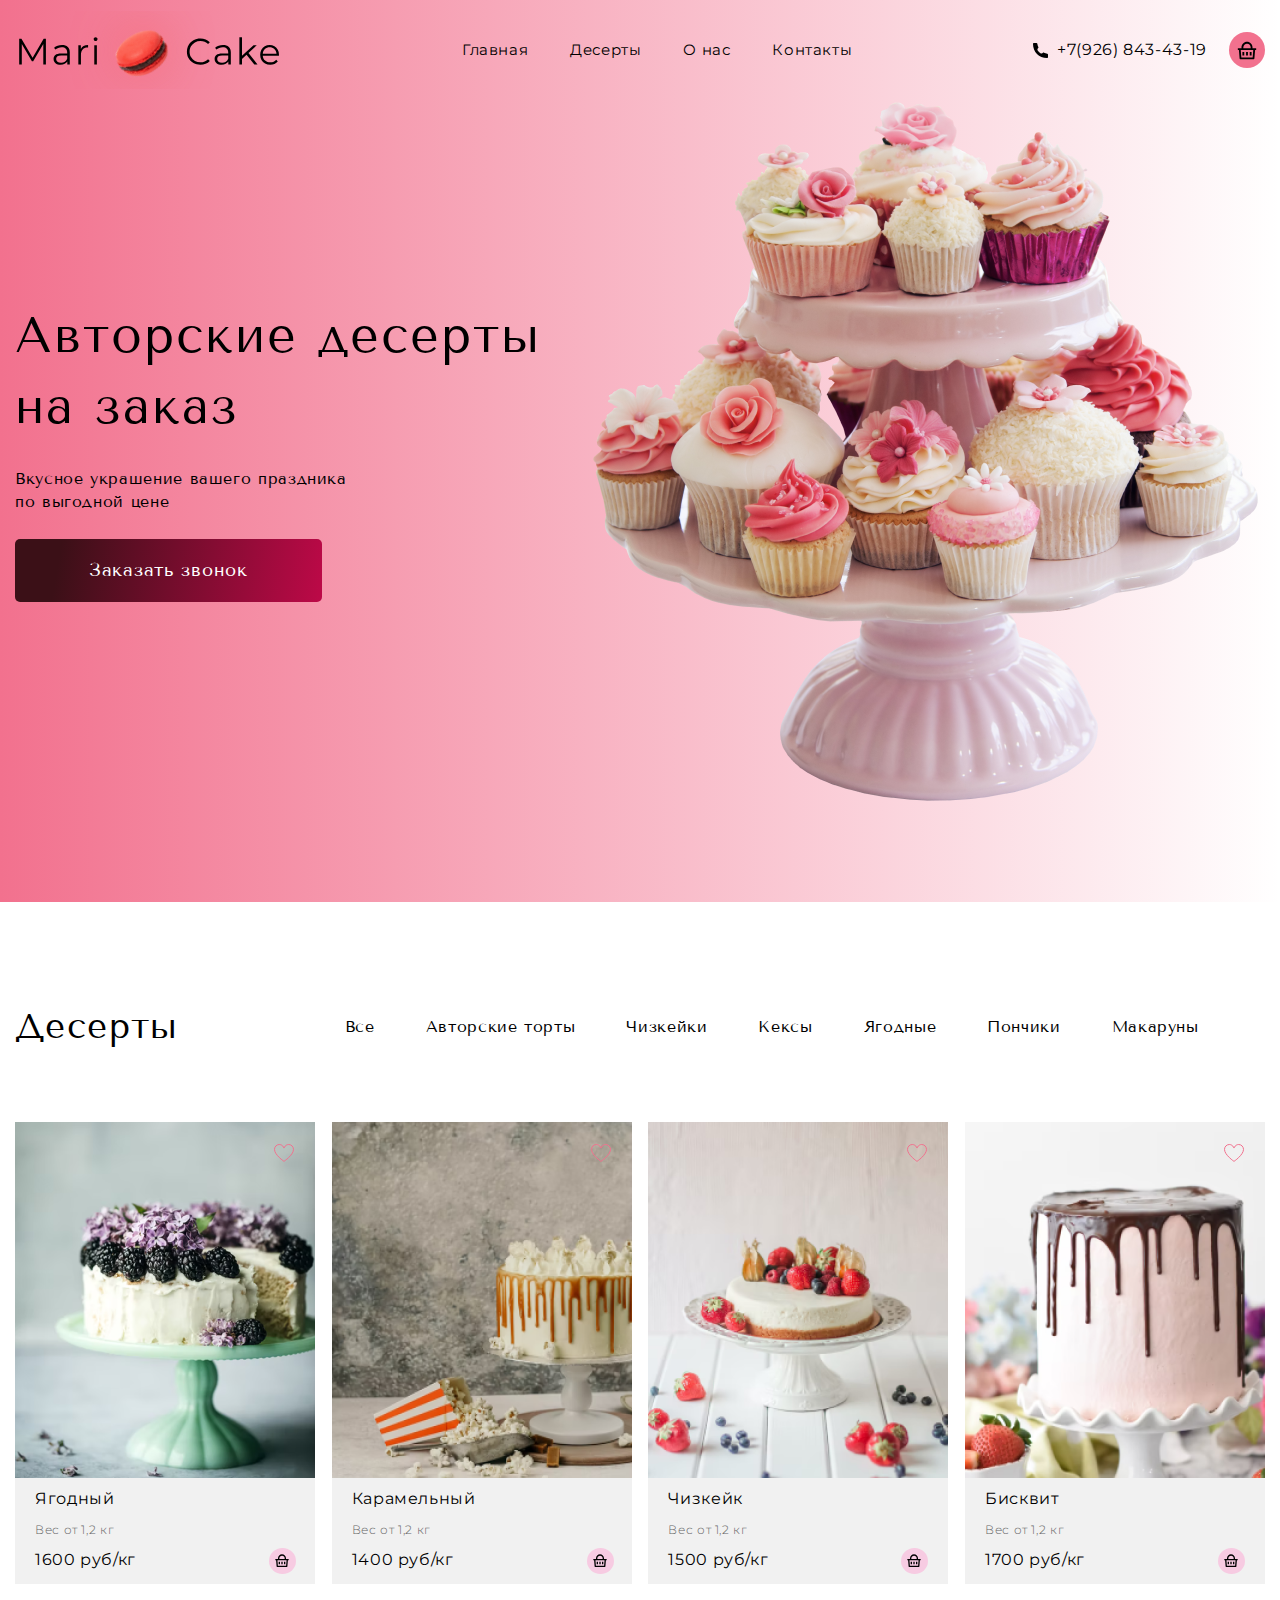
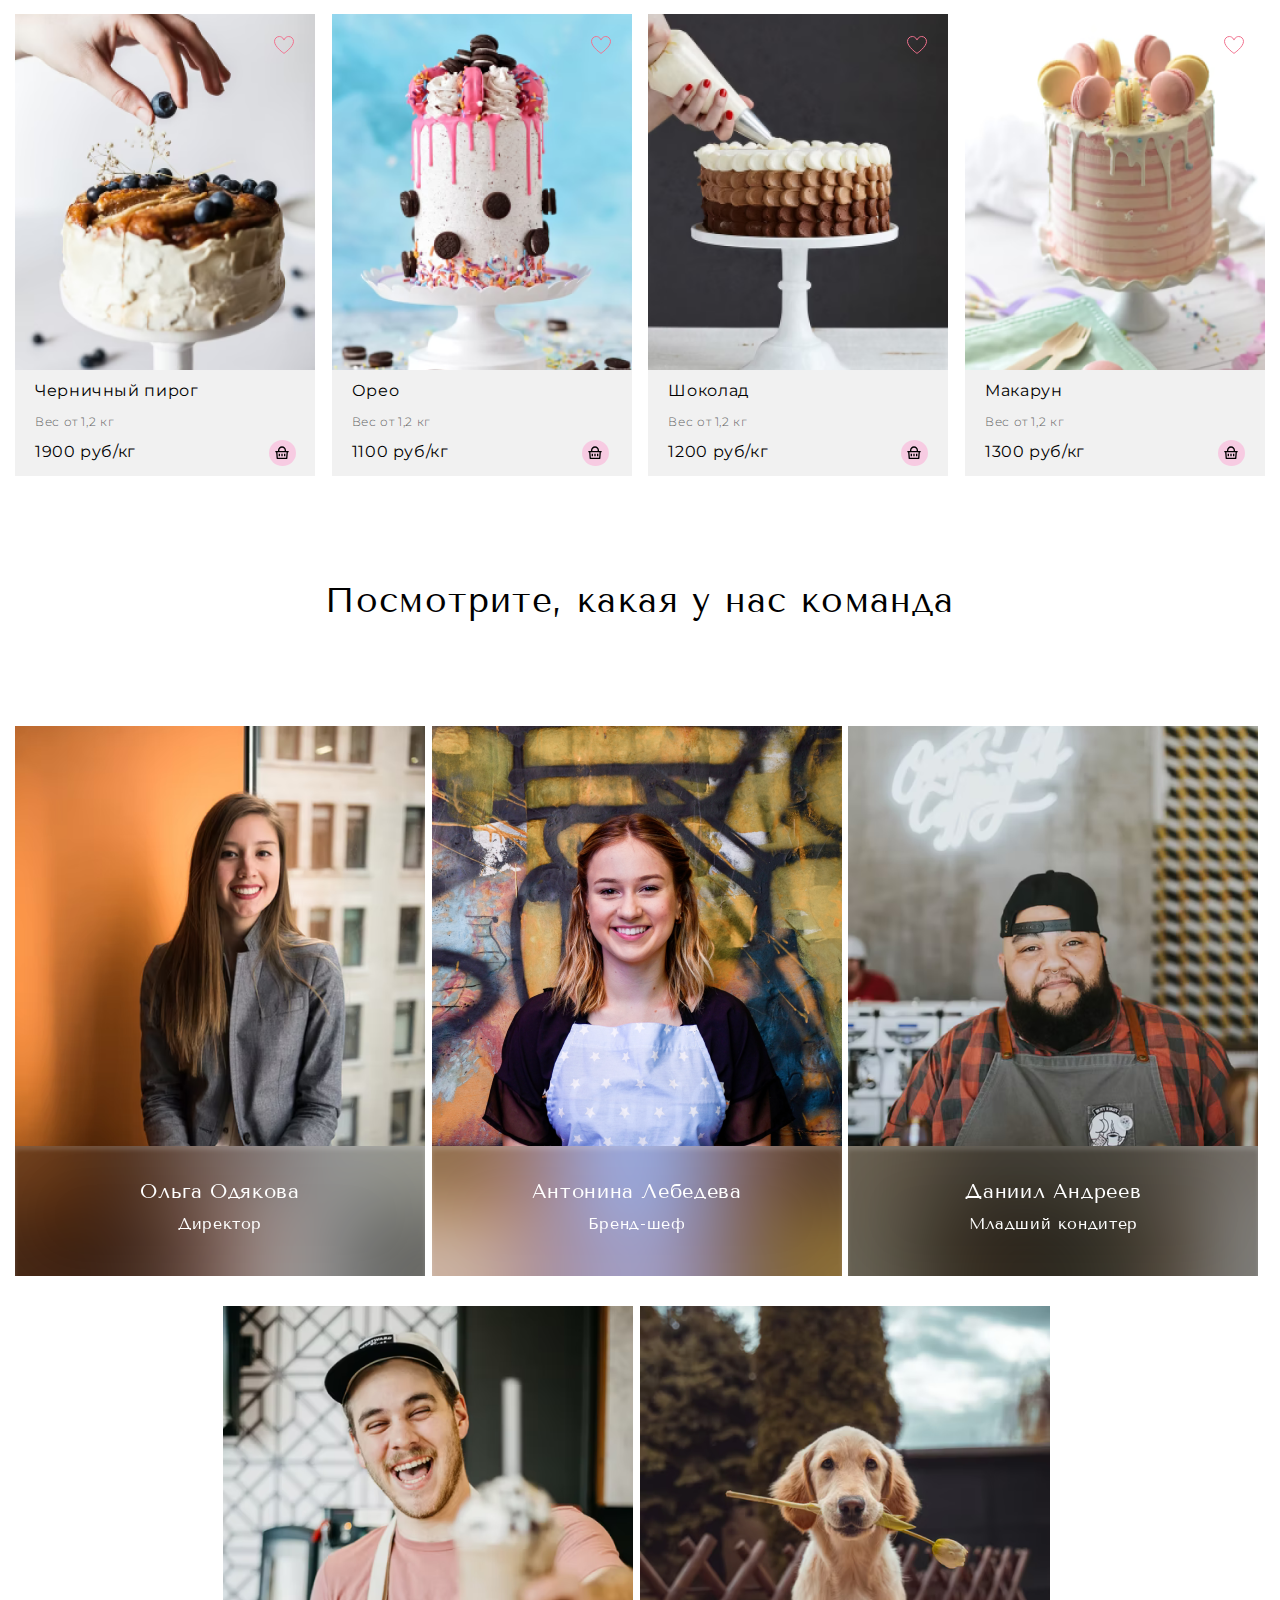
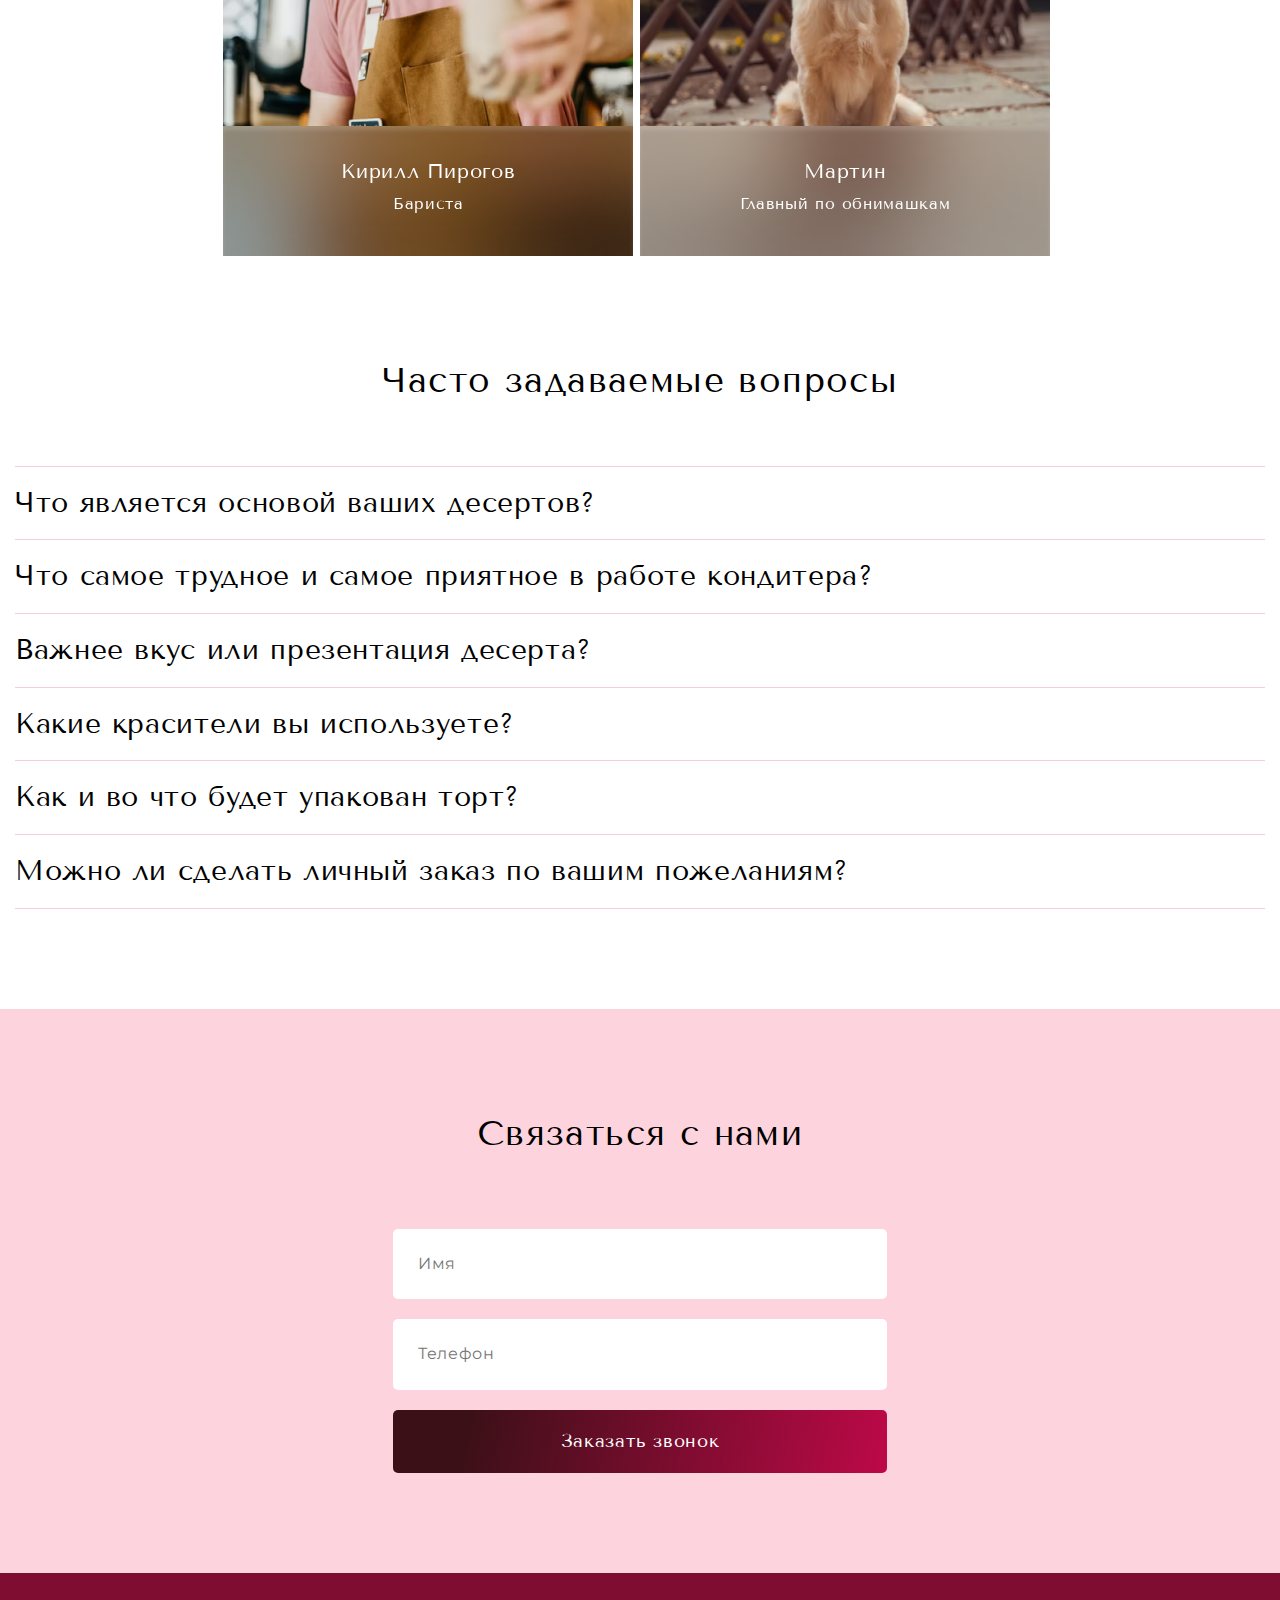
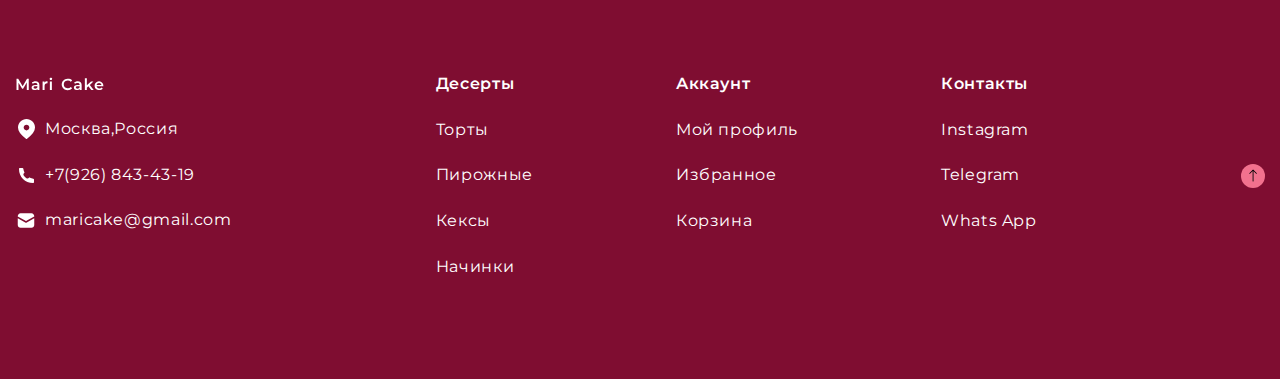
<file: index.html>
<!DOCTYPE html>
<html lang="en">
  <head>
    <meta charset="UTF-8">
    <meta http-equiv="X-UA-Compatible" content="IE=edge">
    <!-- Responsive -->
    <meta name="viewport" content="width=device-width, initial-scale=1.0">
    <!-- Title -->
    <title>Mari Cake</title>
    <!--SEO-->
    <meta name="description" content="Лучшие десерты в твоем городе">
    <meta name="keywords" content="десерт, лучшие, панкейк">
    <!-- OG Tags -->
    <meta property="og:title" content="Mari Cake">
    <meta property="og:description" content="Лучшие десерты в твоем городе">
    <meta property="og:type" content="article">
    <meta property="og:image" content="img/head/preview.png">
    <meta property="og:site_name" content="Mari Cake">
    <!-- Styling -->
    <meta name="theme-color" content="#F2718E"> 
    <link rel="apple-touch-icon" href="img/head/apple-touch-icon.png">
    <link rel="icon" type="image/png" href="img/head/favicon.png">
    <!-- Fonts -->
    <link rel="preconnect" href="https://fonts.googleapis.com">
    <link rel="preconnect" href="https://fonts.gstatic.com" crossorigin>
    <link href="https://fonts.googleapis.com/css2?family=Montserrat:wght@300;400;500;600;900&family=Tenor+Sans&display=swap" rel="stylesheet">
    <!-- Main Css -->
    <link rel="stylesheet" href="css/main.css">
  </head>
  <body>
    <div class="wrapper">
      <header class="header" id="myHeader">
        <div class="header__container _container">
          <div class="logo-block">
            <div class="menu-btn">
              <span></span>
              <span></span>
              <span></span>
            </div>
            <div class="menu-gumb">
              <nav>
                <a href="./index.html" class="logo-gumb"></a>
                  <ul class="menu">
                      <li class="menu__item">
                          <a href="./index.html" class="menu__link">Главная</a>
                      </li>
                      <li class="menu__item">
                          <a href="./shop.html" class="menu__link">Десерты</a>
                      </li>
                      <li class="menu__item">
                          <a href="./about.html" class="menu__link">О нас</a>
                      </li>
                      <li class="menu__item">
                          <a href="./contacts.html" class="menu__link">Контакты</a>
                      </li>
                  </ul>
              </nav>
            </div>
            <a href="index.html" class="header__logo logo"></a>
            <a href="index.html" class="mini-logo"></a>
          </div>
          <nav class="header__menu menu">
            <ul class="menu__list">
              <li class="menu__item">
                <a href="index.html" class="menu__link">Главная</a>
              </li>
              <li class="menu__item">
                <a href="shop.html" class="menu__link">Десерты</a>
              </li>
              <li class="menu__item">
                <a href="about.html" class="menu__link">О нас</a>
              </li>
              <li class="menu__item">
                <a href="contacts.html" class="menu__link">Контакты</a>
              </li>
            </ul>
          </nav>
          <div class="header__info info-header">
            <div class="info-header__phone">
              <div class="modal-content">
                <button type="button" id="btn-open" class="order"></button>
                <div id="wrapper-modal">
                    <div id="modal-overlay">
                    </div>
                    <div id="modal-window">
                            <button type="button" id="btn-close"></button>
                        <div class="window-content">
                            <h3 class="window-content__title">Заказать звонок</h3>
                            <form action="#" class="form-popup">
                              <input name="name" type="text" class="form-popup__input" placeholder="Имя" required>
                              <input name="email" type="email" class="form-popup__input " placeholder="E-mail" required> 
                              <input name="tel" type="tel" class="form-popup__input" placeholder="Телефон" required>
                              <button type="submit" class="form-popup__button btn">Заказать</button>
                            </form>
                            <div class="window-content__info">Нажимая на эту кнопку я соглашаюсь на обработку персональных данных</div>
                        </div>
                    </div>
                </div>
            </div>
              <a href="tel:79268434319" class="phone">+7(926) 843-43-19</a>
            </div>
            <div class="info-header__cart">
              <button type="button" class="info-header__open" id="popup-cart-open"></button>
              <div id="popup-cart">
                <div id="popup-window">
                    <div class="popup-content">
                        <div class="popup-content__header">
                          <h3 class="popup-content__title">Корзина</h3>
                          <button type="button" id="popup-close"></button>
                        </div>
                        <div class="popup-content__body">
                          <div class="popup-content__item">
                            <div class="popup-content__img">
                              <img src="img/popup-cart/popup-item.png" alt="dessert">
                            </div>
                            <div class="popup-content__info">
                              <h4 class="popup-content__subtitle">Малиновый пирог, 1.2-1.4кг.</h4>
                              <div class="popup-content__category">Ягодные</div>
                              <div class="popup-content__price">1х2500 руб.</div>
                            </div>
                            <button type="button" class="popup-content__delete"></button>
                          </div>
                        </div>
                        <div class="popup-content__footer">
                          <div class="popup-content__total">
                            <div>Всего:</div>
                            <div>3350 руб.</div>
                          </div>
                          <button type="button" class="popup-content__ordering btn">Оформить заказ</button>
                          <a href="cart.html" class="popup-content__cart">Просмотр корзины</a>
                        </div>
                    </div>
                </div>
              </div> 
            </div>
          </div>
        </div>
      </header>
      <main class="page">
        <div class="page__main-block main-block">
          <div class="main-block__container _container">
            <div class="main-block__body">
              <h1 class="main-block__title">Авторские десерты на заказ</h1>
              <div class="main-block__text">Вкусное украшение вашего праздника по выгодной цене</div>
              <button type="button" class="main-block__button btn" id="btn-open2">Заказать звонок</button>
            </div>
            <div class="main-block__image">
              <img src="img/main-page/main-block/main-photo.png" alt="">
            </div>
          </div>
        </div>
        <section class="page__desserts desserts">
          <div class="desserts__container _container">
            <div class="desserts__head">
              <div class="menu-btn-dessert">
                <span></span>
                <span></span>
                <span></span>
              </div>
              <div class="menu-gumb-dessert">
                <nav>
                    <ul class="menu-dessert">
                        <li class="menu__item-dessert">
                            <a href="./index.html" class="menu__link">Все</a>
                        </li>
                        <li class="menu__item-dessert">
                            <a href="./shop.html" class="menu__link">Чизкейки</a>
                        </li>
                        <li class="menu__item-dessert">
                            <a href="./about.html" class="menu__link">Кексы</a>
                        </li>
                        <li class="menu__item-dessert">
                            <a href="./contacts.html" class="menu__link">Ягодные</a>
                        </li>
                        <li class="menu__item-dessert">
                          <a href="./contacts.html" class="menu__link">Пончики</a>
                        </li>
                        <li class="menu__item-dessert">
                          <a href="./contacts.html" class="menu__link">Макаруны</a>
                        </li>
                    </ul>
                </nav>
              </div>
              <h2 class="desserts__title">Десерты</h2>
              <nav class="desserts__menu menu">
                <ul class="menu__list menu__list-desserts">
                  <li class="menu__item menu__item-desserts">
                    <a href="" class="menu__link menu__link-desserts">Все</a>
                  </li>
                  <li class="menu__item menu__item-desserts">
                    <a href="" class="menu__link menu__link-desserts">Авторские торты</a>
                  </li>
                  <li class="menu__item menu__item-desserts">
                    <a href="" class="menu__link menu__link-desserts">Чизкейки</a>
                  </li>
                  <li class="menu__item menu__item-desserts">
                    <a href="" class="menu__link menu__link-desserts">Кексы</a>
                  </li>
                  <li class="menu__item menu__item-desserts">
                    <a href="" class="menu__link menu__link-desserts">Ягодные</a>
                  </li>
                  <li class="menu__item menu__item-desserts">
                    <a href="" class="menu__link menu__link-desserts">Пончики</a>
                  </li>
                  <li class="menu__item menu__item-desserts">
                    <a href="" class="menu__link menu__link-desserts">Макаруны</a>
                  </li>
                </ul>
              </nav>
            </div>
            <div class="desserts__body">
              <div class="desserts__column">
                <div class="desserts__item item-desserts">
                  <div class="item-desserts__image desserts-image">
                    <a href="./item.html" class="desserts-image__item">
                      <img src="img/main-page/deserts/item.png" alt="dessert">
                    </a>
                    <button type="button" class="desserts-image__favorite"></button>
                  </div>
                  <div class="item-desserts__info desserts-info">
                    <div class="desserts-info__title">Ягодный</div>
                    <div class="desserts-info__weight">Вес от 1,2 кг</div>
                    <div class="desserts-info__price info-price">
                      <span class="info-price__coin">1600 руб/кг</span>
                      <a href="./cart.html" class="info-price__cart">
                        <span>В корзину</span>
                        <img src="img/main-page/deserts/basket.svg" alt="">
                      </a>
                    </div>
                  </div>
                </div>
              </div>
              <div class="desserts__column">
                <div class="desserts__item item-desserts">
                  <div class="item-desserts__image desserts-image">
                    <a href="./item.html" class="desserts-image__item">
                      <img src="img/main-page/deserts/item2.png" alt="dessert">
                    </a>
                    <button type="button" class="desserts-image__favorite"></button>
                  </div>
                  <div class="item-desserts__info desserts-info">
                    <div class="desserts-info__title">Карамельный</div>
                    <div class="desserts-info__weight">Вес от 1,2 кг</div>
                    <div class="desserts-info__price info-price">
                      <span class="info-price__coin">1400 руб/кг</span>
                      <a href="./cart.html" class="info-price__cart">
                        <span>В корзину</span>
                        <img src="img/main-page/deserts/basket.svg" alt="">
                      </a>
                    </div>
                  </div>
                </div>
              </div>
              <div class="desserts__column">
                <div class="desserts__item item-desserts">
                  <div class="item-desserts__image desserts-image">
                    <a href="./item.html" class="desserts-image__item">
                      <img src="img/main-page/deserts/item3.png" alt="dessert">
                    </a>
                    <button type="button" class="desserts-image__favorite"></button>
                  </div>
                  <div class="item-desserts__info desserts-info">
                    <div class="desserts-info__title">Чизкейк</div>
                    <div class="desserts-info__weight">Вес от 1,2 кг</div>
                    <div class="desserts-info__price info-price">
                      <span class="info-price__coin">1500 руб/кг</span>
                      <a href="./cart.html" class="info-price__cart">
                        <span>В корзину</span>
                        <img src="img/main-page/deserts/basket.svg" alt="">
                      </a>
                    </div>
                  </div>
                </div>
              </div>
              <div class="desserts__column">
                <div class="desserts__item item-desserts">
                  <div class="item-desserts__image desserts-image">
                    <a href="./item.html" class="desserts-image__item">
                      <img src="img/main-page/deserts/item4.png" alt="dessert">
                    </a>
                    <button type="button" class="desserts-image__favorite"></button>
                  </div>
                  <div class="item-desserts__info desserts-info">
                    <div class="desserts-info__title">Бисквит</div>
                    <div class="desserts-info__weight">Вес от 1,2 кг</div>
                    <div class="desserts-info__price info-price">
                      <span class="info-price__coin">1700 руб/кг</span>
                      <a href="./cart.html" class="info-price__cart">
                        <span>В корзину</span>
                        <img src="img/main-page/deserts/basket.svg" alt="">
                      </a>
                    </div>
                  </div>
                </div>
              </div>
              <div class="desserts__column">
                <div class="desserts__item item-desserts">
                  <div class="item-desserts__image desserts-image">
                    <a href="./item.html" class="desserts-image__item">
                      <img src="img/main-page/deserts/item5.png" alt="dessert">
                    </a>
                    <button type="button" class="desserts-image__favorite"></button>
                  </div>
                  <div class="item-desserts__info desserts-info">
                    <div class="desserts-info__title">Черничный пирог</div>
                    <div class="desserts-info__weight">Вес от 1,2 кг</div>
                    <div class="desserts-info__price info-price">
                      <span class="info-price__coin">1900 руб/кг</span>
                      <a href="./cart.html" class="info-price__cart">
                        <span>В корзину</span>
                        <img src="img/main-page/deserts/basket.svg" alt="">
                      </a>
                    </div>
                  </div>
                </div>
              </div>
              <div class="desserts__column">
                <div class="desserts__item item-desserts">
                  <div class="item-desserts__image desserts-image">
                    <a href="./item.html" class="desserts-image__item">
                      <img src="img/main-page/deserts/item6.png" alt="dessert">
                    </a>
                    <button type="button" class="desserts-image__favorite"></button>
                  </div>
                  <div class="item-desserts__info desserts-info">
                    <div class="desserts-info__title">Орео</div>
                    <div class="desserts-info__weight">Вес от 1,2 кг</div>
                    <div class="desserts-info__price info-price">
                      <span class="info-price__coin">1100 руб/кг</span>
                      <a href="./cart.html" class="info-price__cart">
                        <span>В корзину</span>
                        <img src="img/main-page/deserts/basket.svg" alt="">
                      </a>
                    </div>
                  </div>
                </div>
              </div>
              <div class="desserts__column">
                <div class="desserts__item item-desserts">
                  <div class="item-desserts__image desserts-image">
                    <a href="./item.html" class="desserts-image__item">
                      <img src="img/main-page/deserts/item7.png" alt="dessert">
                    </a>
                    <button type="button" class="desserts-image__favorite"></button>
                  </div>
                  <div class="item-desserts__info desserts-info">
                    <div class="desserts-info__title">Шоколад</div>
                    <div class="desserts-info__weight">Вес от 1,2 кг</div>
                    <div class="desserts-info__price info-price">
                      <span class="info-price__coin">1200 руб/кг</span>
                      <a href="./cart.html" class="info-price__cart">
                        <span>В корзину</span>
                        <img src="img/main-page/deserts/basket.svg" alt="">
                      </a>
                    </div>
                  </div>
                </div>
              </div>
              <div class="desserts__column">
                <div class="desserts__item item-desserts">
                  <div class="item-desserts__image desserts-image">
                    <a href="./item.html" class="desserts-image__item">
                      <img src="img/main-page/deserts/item8.png" alt="dessert">
                    </a>
                    <button type="button" class="desserts-image__favorite"></button>
                  </div>
                  <div class="item-desserts__info desserts-info">
                    <div class="desserts-info__title">Макарун</div>
                    <div class="desserts-info__weight">Вес от 1,2 кг</div>
                    <div class="desserts-info__price info-price">
                      <span class="info-price__coin">1300 руб/кг</span>
                      <a href="./cart.html" class="info-price__cart">
                        <span>В корзину</span>
                        <img src="img/main-page/deserts/basket.svg" alt="">
                      </a>
                    </div>
                  </div>
                </div>
              </div>
            </div>
          </div>
        </section>
        <section class="page__team team">
          <div class="team__container _container">
            <h2 class="team__title">Посмотрите, какая у нас команда</h2>
            <div class="team__body body-team">
              <div class="body-team__column">
                <div class="body-team__people people-team">
                  <img src="img/main-page/team/woman.png" alt="woman">
                  <div class="people-team__info">
                    <div class="people-team__name">
                      Ольга Одякова
                    </div>
                    <div class="people-team__work">
                      Директор
                    </div>
                  </div>
                </div>
              </div>
              <div class="body-team__column">
                <div class="body-team__people people-team">
                  <img src="img/main-page/team/woman2.png" alt="woman">
                  <div class="people-team__info">
                    <div class="people-team__name">
                      Антонина Лебедева
                    </div>
                    <div class="people-team__work">
                      Бренд-шеф
                    </div>
                  </div>
                </div>
              </div>
              <div class="body-team__column">
                <div class="body-team__people people-team">
                  <img src="img/main-page/team/man.png" alt="man">
                  <div class="people-team__info">
                    <div class="people-team__name">
                      Даниил Андреев
                    </div>
                    <div class="people-team__work">
                      Младший кондитер
                    </div>
                  </div>
                </div>
              </div>
              <div class="body-team__column">
                <div class="body-team__people people-team">
                  <img src="img/main-page/team/man2.png" alt="man">
                  <div class="people-team__info">
                    <div class="people-team__name">
                      Кирилл Пирогов
                    </div>
                    <div class="people-team__work">
                      Бариста
                    </div>
                  </div>
                </div>
              </div>
              <div class="body-team__column">
                <div class="body-team__people people-team">
                  <img src="img/main-page/team/dog.png" alt="dog">
                  <div class="people-team__info">
                    <div class="people-team__name">
                      Мартин
                    </div>
                    <div class="people-team__work">
                      Главный по обнимашкам
                    </div>
                  </div>
                </div>
              </div>
            </div>
          </div>
        </section>
        <section class="page__questions">
          <div class="questions__container _container">
            <h2 class="questions__title">Часто задаваемые вопросы</h2>
            <div class="questions__body">
              <div class="accordion-wrapper">
                <div class="accordion-item">
                  <div class="accordion-item__title">Что является основой ваших десертов? </div>
                  <div class="accordion-item__content">В основе любого моего десерта два главных ингредиента, например, шоколад и орехи, маракуйя и кокос, кофе и орехи. Остальные компоненты — лишь небольшие вкусовые вкрапления. Они, как приправа, призваны подчеркнуть вкус основного блюда. Поэтому для меня так важно работать с сезонными продуктами.</div>
                </div>
                <div class="accordion-item">
                  <div class="accordion-item__title">Что самое трудное и самое приятное в работе кондитера?</div>
                  <div class="accordion-item__content">Не терять вдохновения, продолжать искать и создавать оригинальные рецепты, которых никто и никогда ранее не знал. Для этого нужно быть требовательным к себе и очень терпеливым, ведь в нашей работе много ручного труда. Я всегда спрашиваю своих гостей, что им понравилось, а что нет. Обмен опытом с моей командой и общение с моими клиентами — это то, что вдохновляет!</div>
                </div>
                <div class="accordion-item">
                  <div class="accordion-item__title">Важнее вкус или презентация десерта?</div>
                  <div class="accordion-item__content">Для  нас значение имеет только вкус.Наш вренд-шеф проводит до двенадцати дегустаций одного десерта, прежде чем добиваюсь идеального баланса вкуса и сочетания текстур. Но миром правит Instagram, и гости сначала делают фото блюда, а лишь потом его пробуют.Сначала мы едим глазами.Нам важно, чтобы внешний вид отражал содержание. Но вкус остается на первом месте.</div>
                </div>
                <div class="accordion-item">
                  <div class="accordion-item__title">Какие красители вы используете?</div>
                  <div class="accordion-item__content">Мы используем только натуральные десерты,сделанные из ягод, фруктов и овощей (свекла, морковь, клюква, облепиха, шпинат и пр.). Процесс их получения достаточно трудоемкий, ну а цена, соответственно, гораздо выше искусственных.Мы производим их в своей кондитерской,поэтому с уверенностью можем сказать,что в наших красителях нет ускуственных добавок.</div>
                </div>
                <div class="accordion-item">
                  <div class="accordion-item__title">Как и во что будет упакован торт?</div>
                  <div class="accordion-item__content">
                    Мы упаковываем торты в коробки из плотного картона или пластика.Цвет упаковки вы сможете выбрать сами,либо довериться нашему вкусу.Самое важное качество коробок – их крепость и устойчивость, ведь именно коробкам приходится сглаживать все шероховатости доставки.
                    Сам торт обычно ставится на уплотнённую подложку,которая прочно держит торт и не даёт ему упасть.</div>
                </div>
                <div class="accordion-item">
                  <div class="accordion-item__title">Можно ли сделать личный заказ по вашим пожеланиям?</div>
                  <div class="accordion-item__content">Конечно!Мы всегда поддержим Ваши идеи и задумки.Если нет идей, обсудите возможность разработки дизайна, описав стилистику торжества, а также озвучив бюджет.
                    Наша основная цель-сделать всё  возможное,что наши клиенты были счастливы и довольны.Мы стремимся исполнить все ваши желания ,чтоб любой ваш праздник прошёл на высшем уровне.                    
                  </div>
                </div>
              </div>
            </div>
          </div>
        </section>
        <section class="page__about-us about-us">
          <div class="about-us__container _container">
            <h2 class="about-us__title">Связаться с нами</h2>
            <div class="about-us__body about-we">
              <form action="#" class="about-we__form about-form">
                <input name="name" type="text" class="about-form__input" placeholder="Имя" required>
                <input name="tel" type="tel" class="about-form__input" placeholder="Телефон" required>
                <button type="submit" class="about-form__button btn">Заказать звонок</button>
              </form>
            </div>
            
          </div>
        </section>
      </main>
      <footer class="footer">
        <div class="footer__container _container">
          <div class="footer__body">
            <div class="footer__info">
              <a href="index.html" class="footer-logo"></a>
              <ul class="footer-list">
                <li class="footer-list__item">
                  <span>
                    <img src="img/footer/footer-location.svg" alt="footer-geo" class="footer-list__icon">
                    Москва,Россия
                  </span>
                </li>
                <li class="footer-list__item">
                 <a href="tel:79268434319">
                   <img src="img/footer/footer-phone.svg" alt="footer-phone" class="footer-list__icon">
                   +7(926) 843-43-19
                  </a>
                </li>
                <li class="footer-list__item">
                  <a href="mailto:maricake@gmail.com">
                    <img src="img/footer/footer-email.svg" alt="footer-email" class="footer-list__icon">
                    maricake@gmail.com
                  </a>
                </li>
              </ul>
              <div class="success__networks success-networks__footer">
                <button type="button" class="success-networks__inst"></button>
                <button type="button" class="success-networks__viber"></button>
                <button type="button" class="success-networks__tg"></button>
             </div>
            </div>
            <div class="footer__menu menu-footer">
              <nav>
                <ul class="menu-footer__list">
                  <li class="menu-footer__item">
                    <a href="shop.html" class="menu-footer__link">Десерты</a>
                    <ul class="mini-menu">
                      <li class="mini-menu__link">
                        <a href="shop.html">Торты</a>
                      </li>
                      <li class="mini-menu__link">
                        <a href="shop.html">Пирожные</a>
                      </li>
                      <li class="mini-menu__link">
                        <a href="shop.html">Кексы</a>
                      </li>
                      <li class="mini-menu__link">
                        <a href="shop.html">Начинки</a>
                      </li>
                    </ul>
                  </li>
                  <li class="menu-footer__item">
                    <a href="#" class="menu-footer__link">Аккаунт</a>
                    <ul class="mini-menu">
                      <li class="mini-menu__link">
                        <a href="#">Мой профиль</a>
                      </li>
                      <li class="mini-menu__link">
                        <a href="#">Избранное</a>
                      </li>
                      <li class="mini-menu__link">
                        <a href="cart.html">Корзина</a>
                      </li>
                    </ul>
                  </li>
                  <li class="menu-footer__item">
                    <a href="#" class="menu-footer__link">Контакты</a>
                    <ul class="mini-menu">
                      <li class="mini-menu__link">
                        <a href="#">Instagram</a>
                      </li>
                      <li class="mini-menu__link">
                        <a href="#">Telegram</a>
                      </li>
                      <li class="mini-menu__link">
                        <a href="#">Whats App</a>
                      </li>
                    </ul>
                  </li>
                </ul>
              </nav>
            </div>
            <div class="footer__scroll">            
              <button type="button" id="top" class="scroll-up"></button>
            </div>
          </div>
        </div>
      </footer>
    </div>
    <script src="js/main.js"></script>
  </body>
</html>
</file>
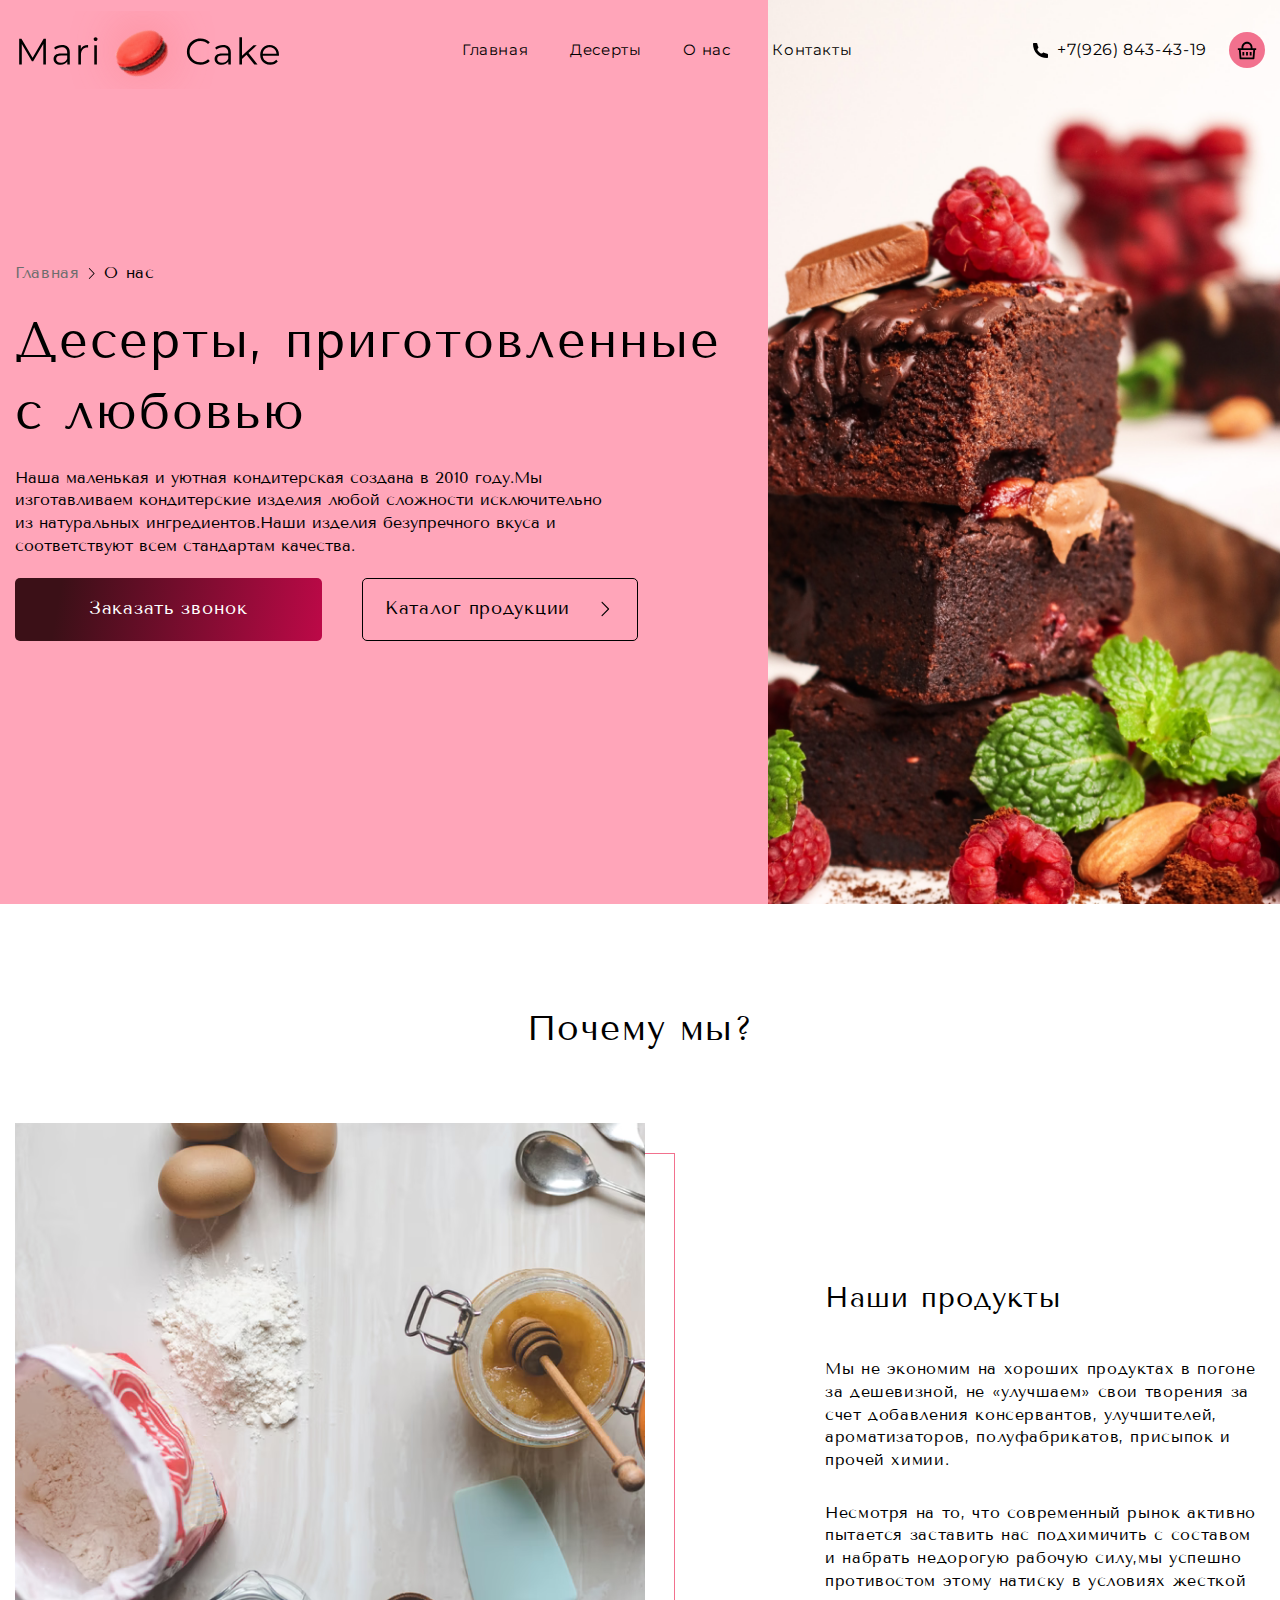
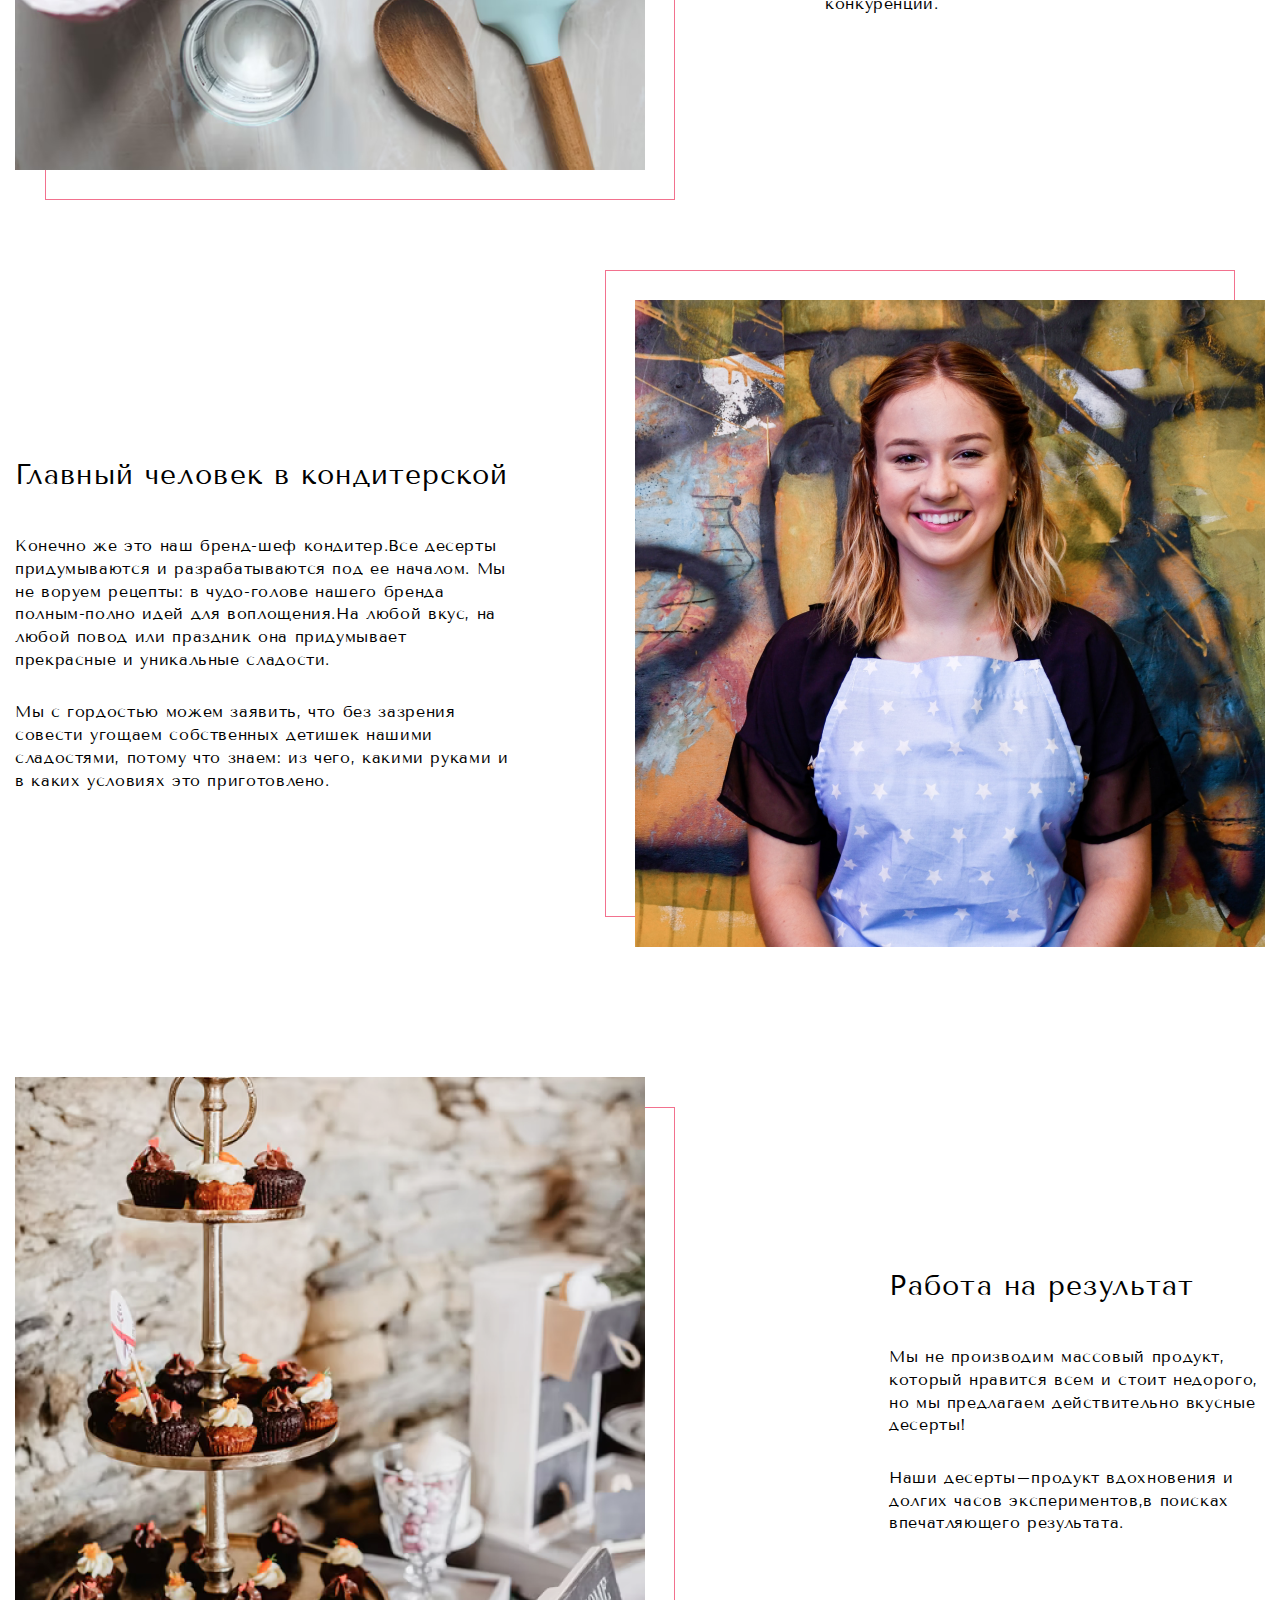
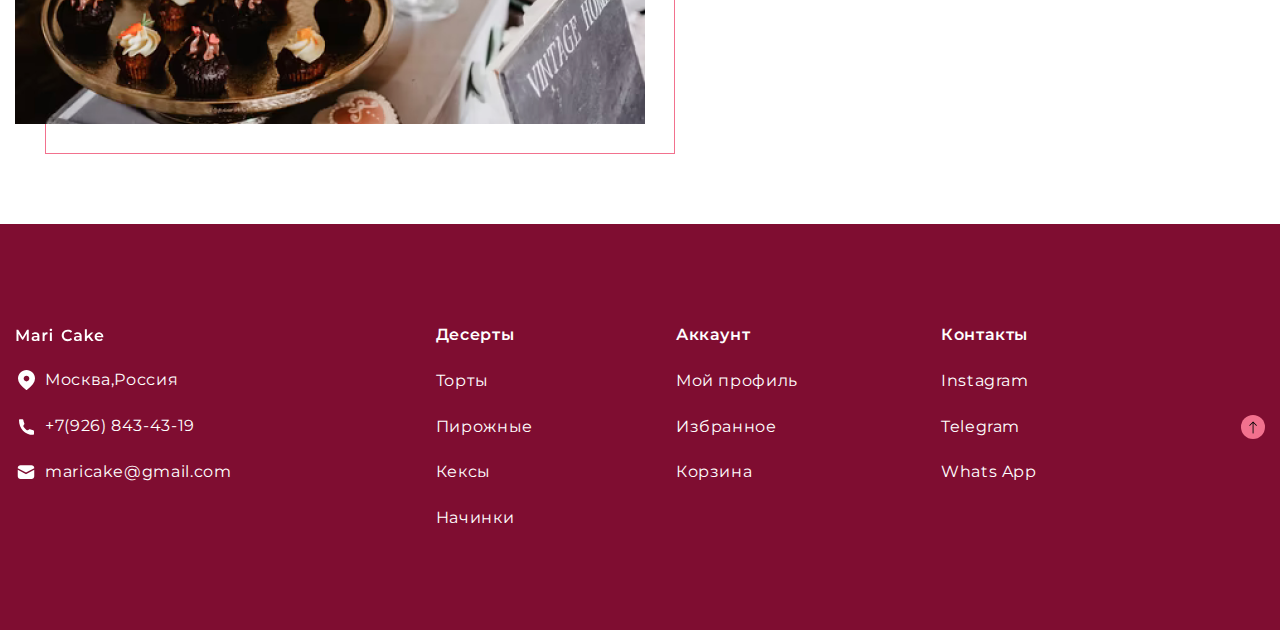
<file: about.html>
<!DOCTYPE html>
<html lang="en">
	<head>
		<meta charset="UTF-8">
		<meta http-equiv="X-UA-Compatible" content="IE=edge">
		<!-- Responsive -->
		<meta name="viewport" content="width=device-width, initial-scale=1.0">
		<!-- Title -->
		<title>Mari Cake - О нас</title>
		<!--SEO-->
		<meta name="description" content="Лучшие десерты в твоем городе">
		<meta name="keywords" content="десерт, лучшие, панкейк">
		<!-- OG Tags -->
		<meta property="og:title" content="Mari Cake">
		<meta property="og:description" content="Лучшие десерты в твоем городе">
		<meta property="og:type" content="article">
		<meta property="og:image" content="img/head/preview.png">
		<meta property="og:site_name" content="Mari Cake">
		<!-- Styling -->
		<meta name="theme-color" content="#F2718E"> 
		<link rel="apple-touch-icon" href="img/head/apple-touch-icon.png">
		<link rel="icon" type="image/png" href="img/head/favicon.png">
		<!-- Fonts -->
		<link rel="preconnect" href="https://fonts.googleapis.com">
		<link rel="preconnect" href="https://fonts.gstatic.com" crossorigin>
		<link href="https://fonts.googleapis.com/css2?family=Montserrat:wght@300;400;500;600;900&family=Tenor+Sans&display=swap" rel="stylesheet">
		<!-- Main Css -->
		<link rel="stylesheet" href="css/main.css">
	</head>
	<body>
		<div class="wrapper">
			<header class="header" id="myHeader">
				<div class="header__container _container">
				  <div class="logo-block">
					 <div class="menu-btn">
						<span></span>
						<span></span>
						<span></span>
					 </div>
					 <div class="menu-gumb">
						<nav>
						  <a href="./index.html" class="logo-gumb"></a>
							 <ul class="menu">
								  <li class="menu__item">
										<a href="./index.html" class="menu__link">Главная</a>
								  </li>
								  <li class="menu__item">
										<a href="./shop.html" class="menu__link">Десерты</a>
								  </li>
								  <li class="menu__item">
										<a href="./about.html" class="menu__link">О нас</a>
								  </li>
								  <li class="menu__item">
										<a href="./contacts.html" class="menu__link">Контакты</a>
								  </li>
							 </ul>
						</nav>
					 </div>
					 <a href="index.html" class="header__logo logo"></a>
					 <a href="index.html" class="mini-logo"></a>
				  </div>
				  <nav class="header__menu menu">
					 <ul class="menu__list">
						<li class="menu__item">
						  <a href="index.html" class="menu__link">Главная</a>
						</li>
						<li class="menu__item">
						  <a href="shop.html" class="menu__link">Десерты</a>
						</li>
						<li class="menu__item">
						  <a href="about.html" class="menu__link">О нас</a>
						</li>
						<li class="menu__item">
						  <a href="contacts.html" class="menu__link">Контакты</a>
						</li>
					 </ul>
				  </nav>
				  <div class="header__info info-header">
					 <div class="info-header__phone">
						<div class="modal-content">
						  <button type="button" id="btn-open" class="order"></button>
						  <div id="wrapper-modal">
								<div id="modal-overlay">
								</div>
								<div id="modal-window">
										  <button type="button" id="btn-close"></button>
									 <div class="window-content">
										  <h3 class="window-content__title">Заказать звонок</h3>
										  <form action="#" class="form-popup">
											 <input name="name" type="text" class="form-popup__input" placeholder="Имя" required>
											 <input name="email" type="email" class="form-popup__input " placeholder="E-mail" required> 
											 <input name="tel" type="tel" class="form-popup__input" placeholder="Телефон" required>
											 <button type="submit" class="form-popup__button btn">Заказать</button>
										  </form>
										  <div class="window-content__info">Нажимая на эту кнопку я соглашаюсь на обработку персональных данных</div>
									 </div>
								</div>
						  </div>
					 </div>
						<a href="tel:79268434319" class="phone">+7(926) 843-43-19</a>
					 </div>
					 <div class="info-header__cart">
						<button type="button" class="info-header__open" id="popup-cart-open"></button>
						<div id="popup-cart">
						  <div id="popup-window">
								<div class="popup-content">
									 <div class="popup-content__header">
										<h3 class="popup-content__title">Корзина</h3>
										<button type="button" id="popup-close"></button>
									 </div>
									 <div class="popup-content__body">
										<div class="popup-content__item">
										  <div class="popup-content__img">
											 <img src="img/popup-cart/popup-item.png" alt="dessert">
										  </div>
										  <div class="popup-content__info">
											 <h4 class="popup-content__subtitle">Малиновый пирог, 1.2-1.4кг.</h4>
											 <div class="popup-content__category">Ягодные</div>
											 <div class="popup-content__price">1х2500 руб.</div>
										  </div>
										  <button type="button" class="popup-content__delete"></button>
										</div>
									 </div>
									 <div class="popup-content__footer">
										<div class="popup-content__total">
										  <div>Всего:</div>
										  <div>3350 руб.</div>
										</div>
										<button type="button" class="popup-content__ordering btn">Оформить заказ</button>
										<a href="cart.html" class="popup-content__cart">Просмотр корзины</a>
									 </div>
								</div>
						  </div>
						</div> 
					 </div>
				  </div>
				</div>
			</header>
			<main class="page">
				<div class="page__about-brand about-brand">
               <div class="about-brand__container _container">
                  <div class="about-brand__breadcumbs breadcumbs-block">
							<ul class="breadcumbs-block__breadcumbs breadcumbs">
								<li><a href="#">Главная</a></li>
								<li><span href="#">О нас</span></li>
							</ul>
						</div>
                  <div class="about-brand__body">
                     <h1 class="about-brand__title">Десерты, приготовленные с любовью</h1>
                     <div class="about-brand__text">Наша маленькая и уютная кондитерская создана в 2010 году.Мы изготавливаем кондитерские изделия любой сложности исключительно из натуральных ингредиентов.Наши изделия безупречного вкуса и соответствуют всем стандартам качества.</div>
                     <div class="about-brand__buttons">
                        <button type="button" class="about-brand__button btn" id="btn-open2">Заказать звонок</button>
                        <a href="./shop.html" class="about-brand__button btn-ghost">Каталог продукции
                           <img src="img/page-about/arrow-btn.svg" alt="">
                        </a>
                     </div>
                   </div>
               </div>
            </div>
            <section class="page__about-team about-team">
               <div class="about-team__container _container">
                  <h2 class="about-team__title">Почему мы?</h2>
                  <div class="about-team__body">
                     <div class="about-team__block">
                        <div class="about-team__img">                          
                           <img src="img/page-about/item.png" alt="item">
                           <div class="about-team__img_border"></div>
                        </div>
                        <div class="about-team__info">
                           <h3>Наши продукты</h3>
                           <div class="about-team__text">
                              Мы не экономим на хороших продуктах в погоне за дешевизной, не «улучшаем» свои творения за счет добавления консервантов, улучшителей, ароматизаторов, полуфабрикатов, присыпок и прочей химии.
                           </div>
                           <div class="about-team__text">
                              Несмотря на то, что современный рынок активно пытается заставить нас подхимичить с составом и набрать недорогую рабочую силу,мы успешно противостом этому натиску в условиях жесткой конкуренции. 
                           </div>
                        </div>
                     </div>
                     <div class="about-team__block about-team__block_reverse">
                        <div class="about-team__img">                          
                           <img src="img/page-about/item2.png" alt="item">
                           <div class="about-team__img_border about-team__img_border_reverse"></div>
                        </div>
                        <div class="about-team__info about-team__info__director">
                           <h3>Главный человек в кондитерской</h3>
                           <div class="about-team__text">
                              Конечно же это наш бренд-шеф кондитер.Все десерты придумываются и разрабатываются под ее началом. Мы не воруем рецепты: в чудо-голове нашего бренда полным-полно идей для воплощения.На любой вкус, на любой повод или праздник она придумывает прекрасные и уникальные сладости.
                           </div>
                           <div class="about-team__text">
                              Мы с гордостью можем заявить, что без зазрения совести угощаем собственных детишек нашими сладостями, потому что знаем: из чего, какими руками и в каких условиях это приготовлено.
                           </div>
                        </div>
                     </div>
                     <div class="about-team__block">
                        <div class="about-team__img">                          
                           <img src="img/page-about/item3.png" alt="item">
                           <div class="about-team__img_border"></div>
                        </div>
                        <div class="about-team__info about-team__info_work">
                           <h3>Работа на результат</h3>
                           <div class="about-team__text">
                              Мы не производим массовый продукт, который нравится всем и стоит недорого, но мы предлагаем действительно вкусные десерты!
                           </div>
                           <div class="about-team__text">
                              Наши десерты–продукт вдохновения и долгих часов экспериментов,в поисках впечатляющего результата.
                           </div>
                        </div>
                     </div>
                  </div>
               </div>
            </section>
			</main>
			<footer class="footer">
				<div class="footer__container _container">
				  <div class="footer__body">
					 <div class="footer__info">
						<a href="index.html" class="footer-logo"></a>
						<ul class="footer-list">
						  <li class="footer-list__item">
							 <span>
								<img src="img/footer/footer-location.svg" alt="footer-geo" class="footer-list__icon">
								Москва,Россия
							 </span>
						  </li>
						  <li class="footer-list__item">
							<a href="tel:79268434319">
							  <img src="img/footer/footer-phone.svg" alt="footer-phone" class="footer-list__icon">
							  +7(926) 843-43-19
							 </a>
						  </li>
						  <li class="footer-list__item">
							 <a href="mailto:maricake@gmail.com">
								<img src="img/footer/footer-email.svg" alt="footer-email" class="footer-list__icon">
								maricake@gmail.com
							 </a>
						  </li>
						</ul>
						<div class="success__networks success-networks__footer">
						  <button type="button" class="success-networks__inst"></button>
						  <button type="button" class="success-networks__viber"></button>
						  <button type="button" class="success-networks__tg"></button>
					  </div>
					 </div>
					 <div class="footer__menu menu-footer">
						<nav>
						  <ul class="menu-footer__list">
							 <li class="menu-footer__item">
								<a href="shop.html" class="menu-footer__link">Десерты</a>
								<ul class="mini-menu">
								  <li class="mini-menu__link">
									 <a href="shop.html">Торты</a>
								  </li>
								  <li class="mini-menu__link">
									 <a href="shop.html">Пирожные</a>
								  </li>
								  <li class="mini-menu__link">
									 <a href="shop.html">Кексы</a>
								  </li>
								  <li class="mini-menu__link">
									 <a href="shop.html">Начинки</a>
								  </li>
								</ul>
							 </li>
							 <li class="menu-footer__item">
								<a href="#" class="menu-footer__link">Аккаунт</a>
								<ul class="mini-menu">
								  <li class="mini-menu__link">
									 <a href="#">Мой профиль</a>
								  </li>
								  <li class="mini-menu__link">
									 <a href="#">Избранное</a>
								  </li>
								  <li class="mini-menu__link">
									 <a href="cart.html">Корзина</a>
								  </li>
								</ul>
							 </li>
							 <li class="menu-footer__item">
								<a href="#" class="menu-footer__link">Контакты</a>
								<ul class="mini-menu">
								  <li class="mini-menu__link">
									 <a href="#">Instagram</a>
								  </li>
								  <li class="mini-menu__link">
									 <a href="#">Telegram</a>
								  </li>
								  <li class="mini-menu__link">
									 <a href="#">Whats App</a>
								  </li>
								</ul>
							 </li>
						  </ul>
						</nav>
					 </div>
					 <div class="footer__scroll">            
						<button type="button" id="top" class="scroll-up"></button>
					 </div>
				  </div>
				</div>
			</footer>
		</div>
		<script src="js/main.js"></script>
	</body>
</html>
</file>
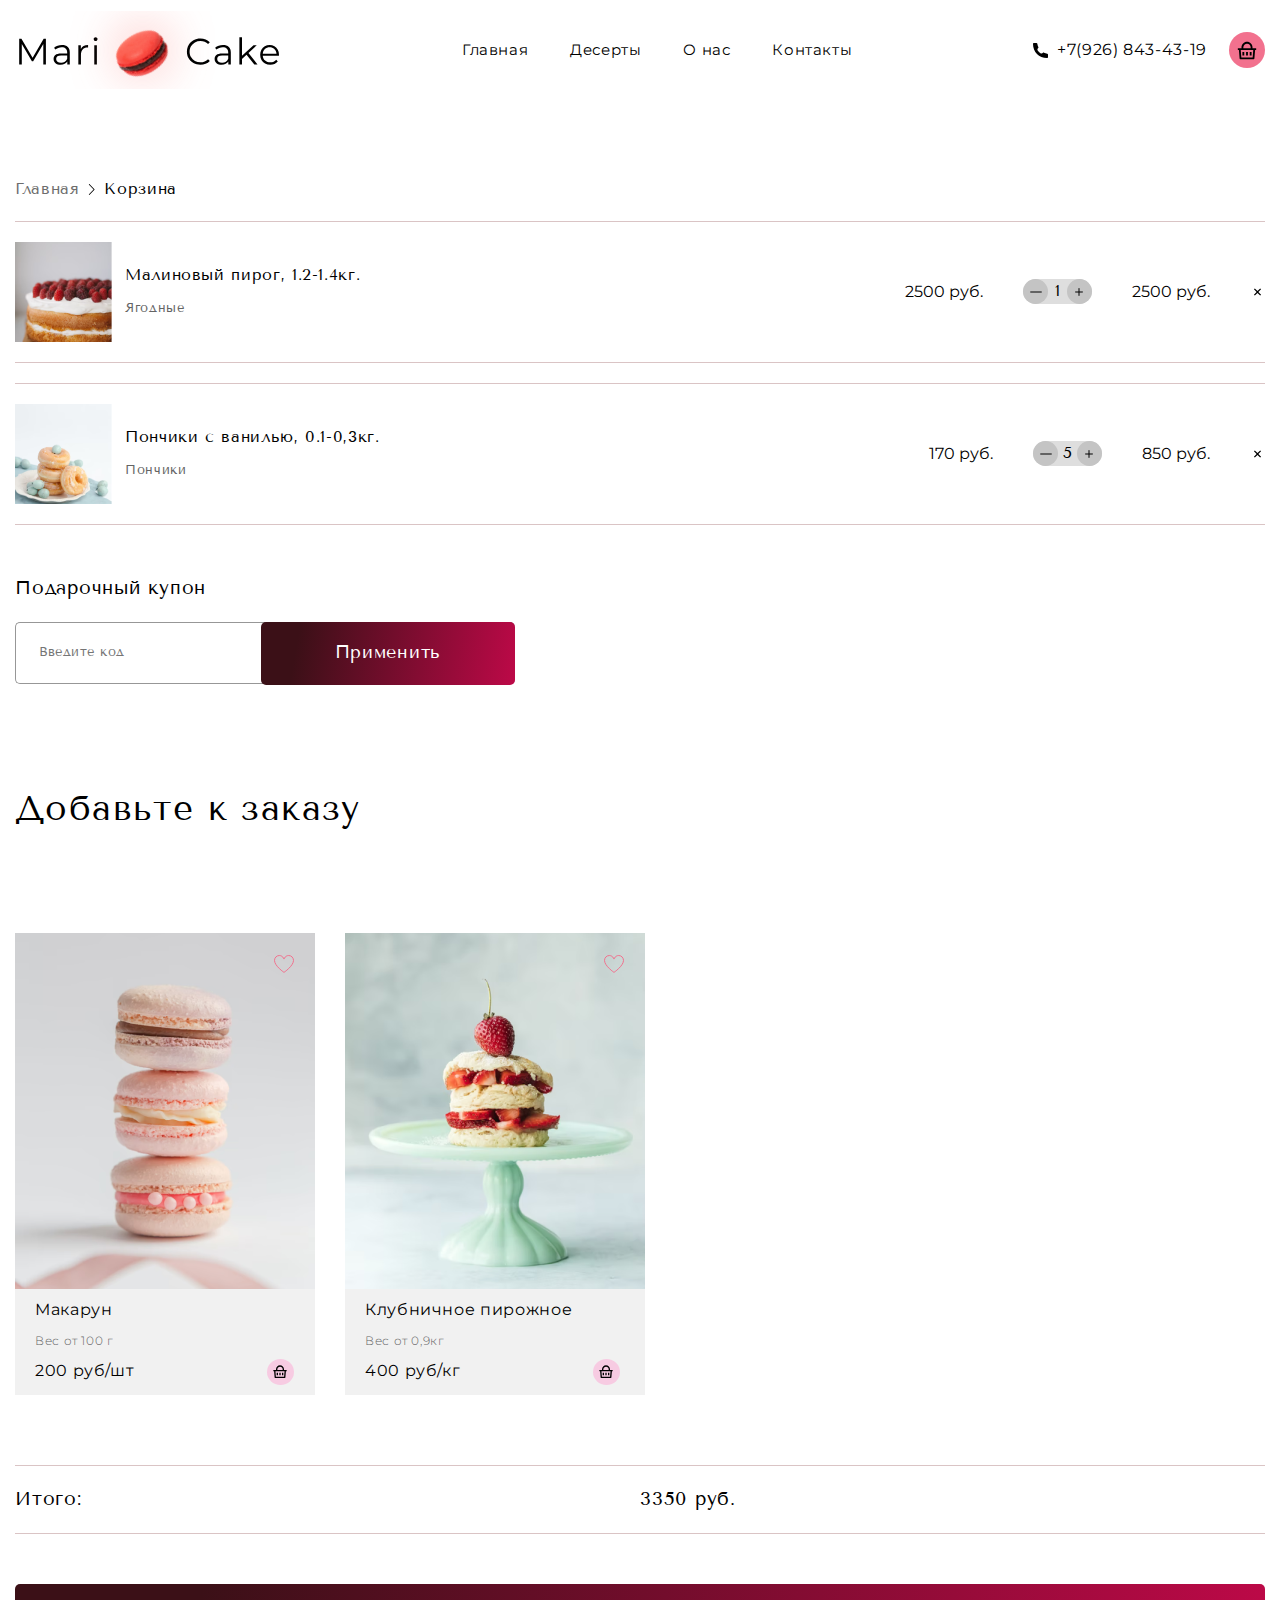
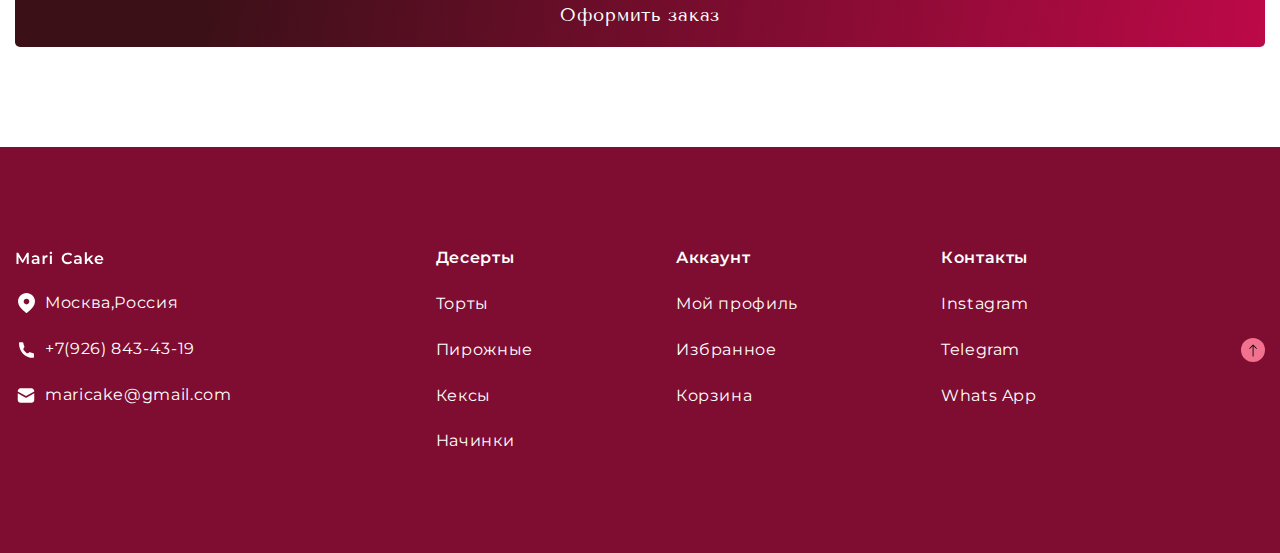
<file: cart.html>
<!DOCTYPE html>
<html lang="en">
  <head>
    <meta charset="UTF-8">
    <meta http-equiv="X-UA-Compatible" content="IE=edge">
    <!-- Responsive -->
    <meta name="viewport" content="width=device-width, initial-scale=1.0">
    <!-- Title -->
    <title>Mari Cake - Корзина</title>
    <!--SEO-->
    <meta name="description" content="Лучшие десерты в твоем городе">
    <meta name="keywords" content="десерт, лучшие, панкейк">
    <!-- OG Tags -->
    <meta property="og:title" content="Mari Cake">
    <meta property="og:description" content="Лучшие десерты в твоем городе">
    <meta property="og:type" content="article">
    <meta property="og:image" content="img/head/preview.png">
    <meta property="og:site_name" content="Mari Cake">
    <!-- Styling -->
    <meta name="theme-color" content="#F2718E"> 
    <link rel="apple-touch-icon" href="img/head/apple-touch-icon.png">
    <link rel="icon" type="image/png" href="img/head/favicon.png">
    <!-- Fonts -->
    <link rel="preconnect" href="https://fonts.googleapis.com">
    <link rel="preconnect" href="https://fonts.gstatic.com" crossorigin>
    <link href="https://fonts.googleapis.com/css2?family=Montserrat:wght@300;400;500;600;900&family=Tenor+Sans&display=swap" rel="stylesheet">
    <!-- Main Css -->
    <link rel="stylesheet" href="css/main.css">
  </head>
  <body>
    <div class="wrapper">
      <header class="header" id="myHeader">
        <div class="header__container _container">
          <div class="logo-block">
            <div class="menu-btn">
              <span></span>
              <span></span>
              <span></span>
            </div>
            <div class="menu-gumb">
              <nav>
                <a href="./index.html" class="logo-gumb"></a>
                  <ul class="menu">
                      <li class="menu__item">
                          <a href="./index.html" class="menu__link">Главная</a>
                      </li>
                      <li class="menu__item">
                          <a href="./shop.html" class="menu__link">Десерты</a>
                      </li>
                      <li class="menu__item">
                          <a href="./about.html" class="menu__link">О нас</a>
                      </li>
                      <li class="menu__item">
                          <a href="./contacts.html" class="menu__link">Контакты</a>
                      </li>
                  </ul>
              </nav>
            </div>
            <a href="index.html" class="header__logo logo"></a>
            <a href="index.html" class="mini-logo"></a>
          </div>
          <nav class="header__menu menu">
            <ul class="menu__list">
              <li class="menu__item">
                <a href="index.html" class="menu__link">Главная</a>
              </li>
              <li class="menu__item">
                <a href="shop.html" class="menu__link">Десерты</a>
              </li>
              <li class="menu__item">
                <a href="about.html" class="menu__link">О нас</a>
              </li>
              <li class="menu__item">
                <a href="contacts.html" class="menu__link">Контакты</a>
              </li>
            </ul>
          </nav>
          <div class="header__info info-header">
            <div class="info-header__phone">
              <div class="modal-content">
                <button type="button" id="btn-open" class="order"></button>
                <div id="wrapper-modal">
                    <div id="modal-overlay">
                    </div>
                    <div id="modal-window">
                            <button type="button" id="btn-close"></button>
                        <div class="window-content">
                            <h3 class="window-content__title">Заказать звонок</h3>
                            <form action="#" class="form-popup">
                              <input name="name" type="text" class="form-popup__input" placeholder="Имя" required>
                              <input name="email" type="email" class="form-popup__input " placeholder="E-mail" required> 
                              <input name="tel" type="tel" class="form-popup__input" placeholder="Телефон" required>
                              <button type="submit" class="form-popup__button btn">Заказать</button>
                            </form>
                            <div class="window-content__info">Нажимая на эту кнопку я соглашаюсь на обработку персональных данных</div>
                        </div>
                    </div>
                </div>
            </div>
              <a href="tel:79268434319" class="phone">+7(926) 843-43-19</a>
            </div>
            <div class="info-header__cart">
              <button type="button" class="info-header__open" id="popup-cart-open"></button>
              <div id="popup-cart">
                <div id="popup-window">
                    <div class="popup-content">
                        <div class="popup-content__header">
                          <h3 class="popup-content__title">Корзина</h3>
                          <button type="button" id="popup-close"></button>
                        </div>
                        <div class="popup-content__body">
                          <div class="popup-content__item">
                            <div class="popup-content__img">
                              <img src="img/popup-cart/popup-item.png" alt="dessert">
                            </div>
                            <div class="popup-content__info">
                              <h4 class="popup-content__subtitle">Малиновый пирог, 1.2-1.4кг.</h4>
                              <div class="popup-content__category">Ягодные</div>
                              <div class="popup-content__price">1х2500 руб.</div>
                            </div>
                            <button type="button" class="popup-content__delete"></button>
                          </div>
                        </div>
                        <div class="popup-content__footer">
                          <div class="popup-content__total">
                            <div>Всего:</div>
                            <div>3350 руб.</div>
                          </div>
                          <button type="button" class="popup-content__ordering btn">Оформить заказ</button>
                          <a href="./cart.html" class="popup-content__cart">Просмотр корзины</a>
                        </div>
                    </div>
                </div>
              </div> 
            </div>
          </div>
        </div>
      </header>
      <main class="page">
        <div class="page__cart cart">
         <div class="cart__container _container">
            <div class="cart__breadcumbs breadcumbs-block">
               <ul class="breadcumbs-block__breadcumbs breadcumbs">
                  <li><a href="#">Главная</a></li>
                  <li><span href="#">Корзина</span></li>
               </ul>
            </div>
            <div class="cart__body">
               <div class="cart__content content-cart">
                  <div class="content-cart__item">
                     <div class="content-cart__info">
                        <div class="content-cart__img">
                           <img src="img/page-cart/item-cart.png" alt="item-cart">
                        </div>
                        <div class="content-cart__text">
                           <div class="content-cart__title">Малиновый пирог, 1.2-1.4кг.</div>
                           <div class="content-cart__category">Ягодные</div>
                        </div>
                     </div>
                     <div class="content-cart__number">
                        <div class="content-cart__price">2500 руб.</div>
                        <div id="product-cart__counter" class="content-cart__counter">
                           <button type="button" id="buttonCountMinus"></button>
                           <div id="buttonCountNumber">1</div>
                           <button type="button" id="buttonCountPlus"></button>
                        </div>
                        <div class="content-cart__total">2500 руб.</div> 
                        <button type="button" class="content-cart__delete">
                           <img src="img/page-cart/cross.svg" alt="cross">
                        </button>
                     </div>
                  </div>
                  <div class="content-cart__item">
                     <div class="content-cart__info">
                        <div class="content-cart__img">
                           <img src="img/page-cart/item2-cart.png" alt="item-cart">
                        </div>
                        <div class="content-cart__text">
                           <div class="content-cart__title">Пончики с ванилью, 0.1-0,3кг.</div>
                           <div class="content-cart__category">Пончики</div>
                        </div>
                     </div>
                     <div class="content-cart__number">
                        <div class="content-cart__price">170 руб.</div>
                        <div id="product-cart__counter" class="content-cart__counter">
                           <button type="button" id="buttonCountMinus"></button>
                           <div id="buttonCountNumber">5</div>
                           <button type="button" id="buttonCountPlus"></button>
                        </div>
                        <div class="content-cart__total">850 руб.</div> 
                        <button type="button" class="content-cart__delete">
                           <img src="img/page-cart/cross.svg" alt="cross">
                        </button>
                     </div>
                  </div>
               </div>
               <div class="cart__coupon cart-coupon">
                  <h3 class="cart-coupon__title">Подарочный купон</h3>
                  <form action="#" class="cart-coupon__form">
                     <input name="coupon" type="text" class="cart-coupon__input" placeholder="Введите код" required>
                     <button class="cart-coupon__btn btn" type="submit">Применить</button>
                 </form>
               </div>
            </div>
         </div>
        </div>
        <section class="page__add-order add-order">
           <div class="add-order__container _container">
              <h2 class="add-order__title">Добавьте к заказу</h2>
              <div class="add-order__body">
               <div class="desserts__column">
                  <div class="desserts__item item-desserts">
                    <div class="item-desserts__image desserts-image">
                      <a href="#" class="desserts-image__item">
                        <img src="img/page-cart/item.png" alt="dessert">
                      </a>
                      <button type="button" class="desserts-image__favorite"></button>
                    </div>
                    <div class="item-desserts__info desserts-info">
                      <div class="desserts-info__title">Макарун</div>
                      <div class="desserts-info__weight">Вес от 100 г</div>
                      <div class="desserts-info__price info-price">
                        <span class="info-price__coin">200 руб/шт</span>
                        <button type="button" class="info-price__cart">
                          <span>В корзину</span>
                          <img src="img/main-page/deserts/basket.svg" alt="">
                        </button>
                      </div>
                    </div>
                  </div>
                </div>
                <div class="desserts__column">
                  <div class="desserts__item item-desserts">
                    <div class="item-desserts__image desserts-image">
                      <a href="#" class="desserts-image__item">
                        <img src="img/page-cart/item2.png" alt="dessert">
                      </a>
                      <button type="button" class="desserts-image__favorite"></button>
                    </div>
                    <div class="item-desserts__info desserts-info">
                      <div class="desserts-info__title">Клубничное пирожное</div>
                      <div class="desserts-info__weight">Вес от 0,9кг</div>
                      <div class="desserts-info__price info-price">
                        <span class="info-price__coin">400 руб/кг</span>
                        <button type="button" class="info-price__cart">
                          <span>В корзину</span>
                          <img src="img/main-page/deserts/basket.svg" alt="">
                        </button>
                      </div>
                    </div>
                  </div>
                </div>
              </div>
              <div class="add-order__total">
                 <div class="add-order__final order-final">
                    <div class="order-final__text">Итого:</div>
                    <div class="order-final__scrip">3350 руб.</div>
                 </div>
                 <a href="./ordering.html" class="add-order__btn btn">Оформить заказ</a>
              </div>
           </div>
        </section>
      </main>
      <footer class="footer">
        <div class="footer__container _container">
          <div class="footer__body">
            <div class="footer__info">
              <a href="#" class="footer-logo"></a>
              <ul class="footer-list">
                <li class="footer-list__item">
                  <span>
                    <img src="img/footer/footer-location.svg" alt="footer-geo" class="footer-list__icon">
                    Москва,Россия
                  </span>
                </li>
                <li class="footer-list__item">
                 <a href="tel:79268434319">
                   <img src="img/footer/footer-phone.svg" alt="footer-phone" class="footer-list__icon">
                   +7(926) 843-43-19
                  </a>
                </li>
                <li class="footer-list__item">
                  <a href="mailto:maricake@gmail.com">
                    <img src="img/footer/footer-email.svg" alt="footer-email" class="footer-list__icon">
                    maricake@gmail.com
                  </a>
                </li>
              </ul>
            </div>
            <div class="footer__menu menu-footer">
              <nav>
                <ul class="menu-footer__list">
                  <li class="menu-footer__item">
                    <a href="#" class="menu-footer__link">Десерты</a>
                    <ul class="mini-menu">
                      <li class="mini-menu__link">
                        <a href="#">Торты</a>
                      </li>
                      <li class="mini-menu__link">
                        <a href="#">Пирожные</a>
                      </li>
                      <li class="mini-menu__link">
                        <a href="#">Кексы</a>
                      </li>
                      <li class="mini-menu__link">
                        <a href="#">Начинки</a>
                      </li>
                    </ul>
                  </li>
                  <li class="menu-footer__item">
                    <a href="#" class="menu-footer__link">Аккаунт</a>
                    <ul class="mini-menu">
                      <li class="mini-menu__link">
                        <a href="#">Мой профиль</a>
                      </li>
                      <li class="mini-menu__link">
                        <a href="#">Избранное</a>
                      </li>
                      <li class="mini-menu__link">
                        <a href="#">Корзина</a>
                      </li>
                    </ul>
                  </li>
                  <li class="menu-footer__item">
                    <a href="#" class="menu-footer__link">Контакты</a>
                    <ul class="mini-menu">
                      <li class="mini-menu__link">
                        <a href="#">Instagram</a>
                      </li>
                      <li class="mini-menu__link">
                        <a href="#">Telegram</a>
                      </li>
                      <li class="mini-menu__link">
                        <a href="#">Whats App</a>
                      </li>
                    </ul>
                  </li>
                </ul>
              </nav>
            </div>
            <div class="footer__scroll">            
              <button type="button" id="top" class="scroll-up"></button>
            </div>
          </div>
        </div>
      </footer>
    </div>
    <script src="js/main.js"></script>
  </body>
</html>
</file>
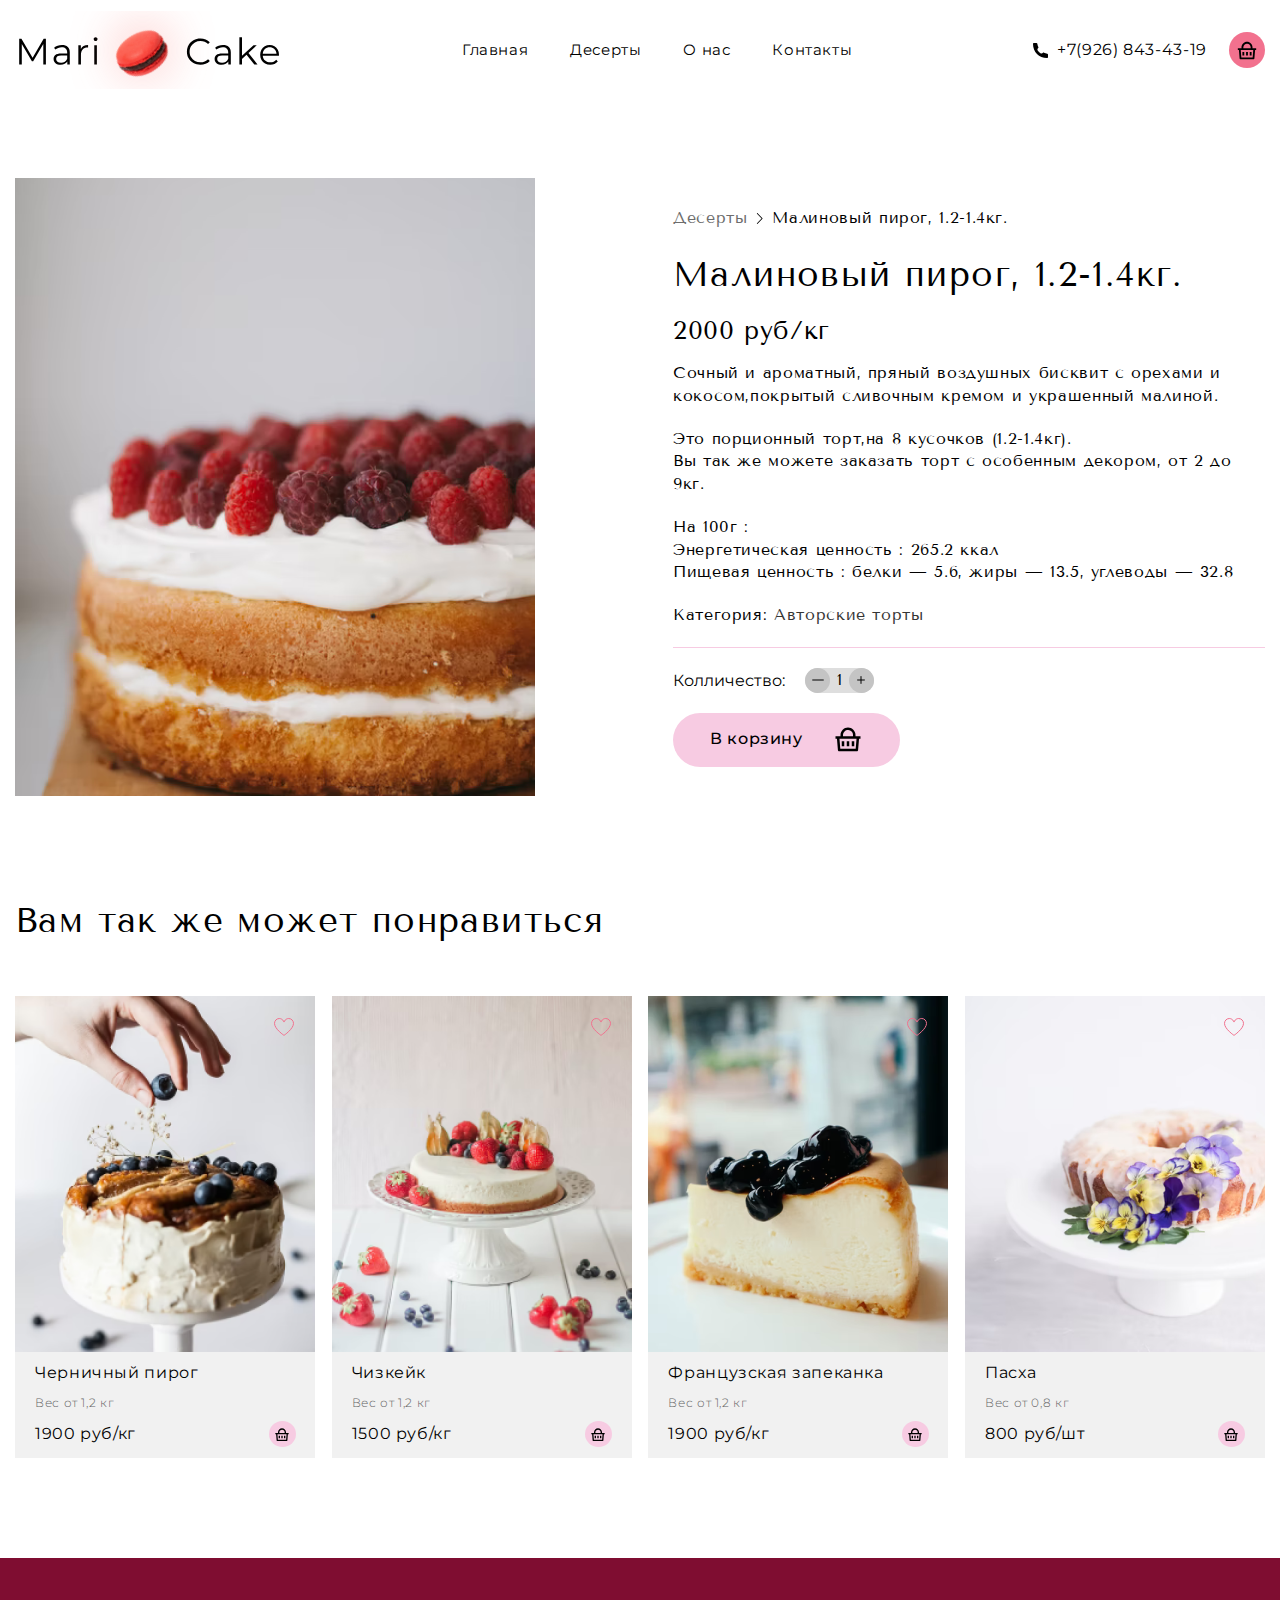
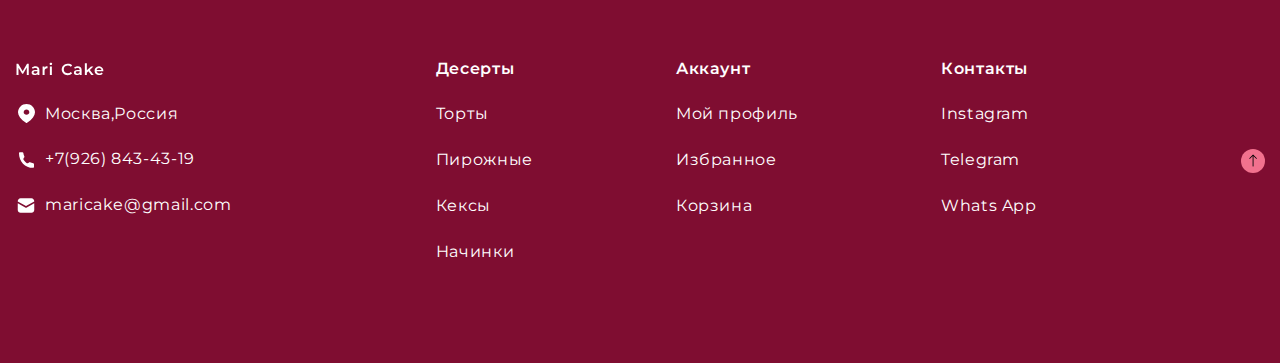
<file: item.html>
<!DOCTYPE html>
<html lang="en">
  <head>
    <meta charset="UTF-8">
    <meta http-equiv="X-UA-Compatible" content="IE=edge">
    <!-- Responsive -->
    <meta name="viewport" content="width=device-width, initial-scale=1.0">
    <!-- Title -->
    <title>Mari Cake - Малиновый пирог</title>
    <!--SEO-->
    <meta name="description" content="Лучшие десерты в твоем городе">
    <meta name="keywords" content="десерт, лучшие, панкейк">
    <!-- OG Tags -->
    <meta property="og:title" content="Mari Cake">
    <meta property="og:description" content="Лучшие десерты в твоем городе">
    <meta property="og:type" content="article">
    <meta property="og:image" content="img/head/preview.png">
    <meta property="og:site_name" content="Mari Cake">
    <!-- Styling -->
    <meta name="theme-color" content="#F2718E"> 
    <link rel="apple-touch-icon" href="img/head/apple-touch-icon.png">
    <link rel="icon" type="image/png" href="img/head/favicon.png">
    <!-- Fonts -->
    <link rel="preconnect" href="https://fonts.googleapis.com">
    <link rel="preconnect" href="https://fonts.gstatic.com" crossorigin>
    <link href="https://fonts.googleapis.com/css2?family=Montserrat:wght@300;400;500;600;900&family=Tenor+Sans&display=swap" rel="stylesheet">
    <!-- Main Css -->
    <link rel="stylesheet" href="css/main.css">
  </head>
  <body>
    <div class="wrapper">
      <header class="header" id="myHeader">
        <div class="header__container _container">
          <div class="logo-block">
            <div class="menu-btn">
              <span></span>
              <span></span>
              <span></span>
            </div>
            <div class="menu-gumb">
              <nav>
                <a href="./index.html" class="logo-gumb"></a>
                  <ul class="menu">
                      <li class="menu__item">
                          <a href="./index.html" class="menu__link">Главная</a>
                      </li>
                      <li class="menu__item">
                          <a href="./shop.html" class="menu__link">Десерты</a>
                      </li>
                      <li class="menu__item">
                          <a href="./about.html" class="menu__link">О нас</a>
                      </li>
                      <li class="menu__item">
                          <a href="./contacts.html" class="menu__link">Контакты</a>
                      </li>
                  </ul>
              </nav>
            </div>
            <a href="index.html" class="header__logo logo"></a>
            <a href="index.html" class="mini-logo"></a>
          </div>
          <nav class="header__menu menu">
            <ul class="menu__list">
              <li class="menu__item">
                <a href="index.html" class="menu__link">Главная</a>
              </li>
              <li class="menu__item">
                <a href="shop.html" class="menu__link">Десерты</a>
              </li>
              <li class="menu__item">
                <a href="about.html" class="menu__link">О нас</a>
              </li>
              <li class="menu__item">
                <a href="contacts.html" class="menu__link">Контакты</a>
              </li>
            </ul>
          </nav>
          <div class="header__info info-header">
            <div class="info-header__phone">
              <div class="modal-content">
                <button type="button" id="btn-open" class="order"></button>
                <div id="wrapper-modal">
                    <div id="modal-overlay">
                    </div>
                    <div id="modal-window">
                            <button type="button" id="btn-close"></button>
                        <div class="window-content">
                            <h3 class="window-content__title">Заказать звонок</h3>
                            <form action="#" class="form-popup">
                              <input name="name" type="text" class="form-popup__input" placeholder="Имя" required>
                              <input name="email" type="email" class="form-popup__input " placeholder="E-mail" required> 
                              <input name="tel" type="tel" class="form-popup__input" placeholder="Телефон" required>
                              <button type="submit" class="form-popup__button btn">Заказать</button>
                            </form>
                            <div class="window-content__info">Нажимая на эту кнопку я соглашаюсь на обработку персональных данных</div>
                        </div>
                    </div>
                </div>
            </div>
              <a href="tel:79268434319" class="phone">+7(926) 843-43-19</a>
            </div>
            <div class="info-header__cart">
              <button type="button" class="info-header__open" id="popup-cart-open"></button>
              <div id="popup-cart">
                <div id="popup-window">
                    <div class="popup-content">
                        <div class="popup-content__header">
                          <h3 class="popup-content__title">Корзина</h3>
                          <button type="button" id="popup-close"></button>
                        </div>
                        <div class="popup-content__body">
                          <div class="popup-content__item">
                            <div class="popup-content__img">
                              <img src="img/popup-cart/popup-item.png" alt="dessert">
                            </div>
                            <div class="popup-content__info">
                              <h4 class="popup-content__subtitle">Малиновый пирог, 1.2-1.4кг.</h4>
                              <div class="popup-content__category">Ягодные</div>
                              <div class="popup-content__price">1х2500 руб.</div>
                            </div>
                            <button type="button" class="popup-content__delete"></button>
                          </div>
                        </div>
                        <div class="popup-content__footer">
                          <div class="popup-content__total">
                            <div>Всего:</div>
                            <div>3350 руб.</div>
                          </div>
                          <button type="button" class="popup-content__ordering btn">Оформить заказ</button>
                          <a href="cart.html" class="popup-content__cart">Просмотр корзины</a>
                        </div>
                    </div>
                </div>
              </div> 
            </div>
          </div>
        </div>
      </header>
      <main class="page">
        <div class="page__product product-page">
           <div class="product-page__container _container">
               <div class="product-page__image">
                  <img src="img/page-item/main-photo.png" alt="main-photo">
               </div>
               <div class="product-page__body">
                  <div class="product-page__breadcumbs breadcumbs-block">
							      <ul class="breadcumbs-block__breadcumbs breadcumbs">
								      <li><a href="#">Десерты</a></li>
								      <li><span href="#">Малиновый пирог, 1.2-1.4кг.</span></li>
							      </ul>
						      </div>
                  <div class="product-page__info">
                     <h2 class="product-page__title">Малиновый пирог, 1.2-1.4кг.</h2>
                     <div class="product-page__price">2000 руб/кг</div>
                     <div class="product-page__text">Сочный и ароматный, пряный воздушных бисквит с орехами и кокосом,покрытый сливочным кремом и украшенный малиной.</div>
                     <div class="product-page__text">Это порционный торт,на 8 кусочков (1.2-1.4кг).<br>Вы так же можете заказать торт с особенным декором, от 2 до 9кг.</div>
                     <div class="product-page__text">На 100г :<br>Энергетическая ценность : 265.2 ккал<br>Пищевая ценность : белки — 5.6, жиры — 13.5, углеводы — 32.8</div>
                     <div class="product-page__text">Категория: <span>Авторские торты</span></div>
                  </div>
                  <div class="product-page__cart product-cart">
                     <div class="product-cart__number">Колличество:
                        <div id="product-cart__counter">
                           <button type="button" id="buttonCountMinus"></button>
                           <div id="buttonCountNumber">1</div>
                           <button type="button" id="buttonCountPlus"></button>
                        </div>                           
                     </div>
                     <button class="product-cart__btn">В корзину
                        <img src="img/page-item/cart-item.svg" alt="cart-item">
                     </button>
                  </div>
               </div>
           </div>
        </div>
        <section class="page__also-like also-like">
           <div class="also-like__container _container">
              <h2 class="also-like__title">Вам так же может понравиться</h2>
              <div class="also-like__body">
               <div class="desserts__column">
                  <div class="desserts__item item-desserts">
                    <div class="item-desserts__image desserts-image">
                      <a href="#" class="desserts-image__item">
                        <img src="img/page-item/item.png" alt="dessert">
                      </a>
                      <button type="button" class="desserts-image__favorite"></button>
                    </div>
                    <div class="item-desserts__info desserts-info">
                      <div class="desserts-info__title">Черничный пирог</div>
                      <div class="desserts-info__weight">Вес от 1,2 кг</div>
                      <div class="desserts-info__price info-price">
                        <span class="info-price__coin">1900 руб/кг</span>
                        <button type="button" class="info-price__cart">
                          <span>В корзину</span>
                          <img src="img/main-page/deserts/basket.svg" alt="">
                        </button>
                      </div>
                    </div>
                  </div>
                </div>
                <div class="desserts__column">
                  <div class="desserts__item item-desserts">
                    <div class="item-desserts__image desserts-image">
                      <a href="#" class="desserts-image__item">
                        <img src="img/page-item/item2.png" alt="dessert">
                      </a>
                      <button type="button" class="desserts-image__favorite"></button>
                    </div>
                    <div class="item-desserts__info desserts-info">
                      <div class="desserts-info__title">Чизкейк</div>
                      <div class="desserts-info__weight">Вес от 1,2 кг</div>
                      <div class="desserts-info__price info-price">
                        <span class="info-price__coin">1500 руб/кг</span>
                        <button type="button" class="info-price__cart">
                          <span>В корзину</span>
                          <img src="img/main-page/deserts/basket.svg" alt="">
                        </button>
                      </div>
                    </div>
                  </div>
                </div>
                <div class="desserts__column">
                  <div class="desserts__item item-desserts">
                    <div class="item-desserts__image desserts-image">
                      <a href="#" class="desserts-image__item">
                        <img src="img/page-item/item3.png" alt="dessert">
                      </a>
                      <button type="button" class="desserts-image__favorite"></button>
                    </div>
                    <div class="item-desserts__info desserts-info">
                      <div class="desserts-info__title">Французская запеканка</div>
                      <div class="desserts-info__weight">Вес от 1,2 кг</div>
                      <div class="desserts-info__price info-price">
                        <span class="info-price__coin">1900 руб/кг</span>
                        <button type="button" class="info-price__cart">
                          <span>В корзину</span>
                          <img src="img/main-page/deserts/basket.svg" alt="">
                        </button>
                      </div>
                    </div>
                  </div>
                </div>
                <div class="desserts__column">
                  <div class="desserts__item item-desserts">
                    <div class="item-desserts__image desserts-image">
                      <a href="#" class="desserts-image__item">
                        <img src="img/page-item/item4.png" alt="dessert">
                      </a>
                      <button type="button" class="desserts-image__favorite"></button>
                    </div>
                    <div class="item-desserts__info desserts-info">
                      <div class="desserts-info__title">Пасха</div>
                      <div class="desserts-info__weight">Вес от 0,8 кг</div>
                      <div class="desserts-info__price info-price">
                        <span class="info-price__coin">800 руб/шт</span>
                        <button type="button" class="info-price__cart">
                          <span>В корзину</span>
                          <img src="img/main-page/deserts/basket.svg" alt="">
                        </button>
                      </div>
                    </div>
                  </div>
                </div>
              </div>
           </div>
        </section>
      </main>
      <footer class="footer">
        <div class="footer__container _container">
          <div class="footer__body">
            <div class="footer__info">
              <a href="index.html" class="footer-logo"></a>
              <ul class="footer-list">
                <li class="footer-list__item">
                  <span>
                    <img src="img/footer/footer-location.svg" alt="footer-geo" class="footer-list__icon">
                    Москва,Россия
                  </span>
                </li>
                <li class="footer-list__item">
                 <a href="tel:79268434319">
                   <img src="img/footer/footer-phone.svg" alt="footer-phone" class="footer-list__icon">
                   +7(926) 843-43-19
                  </a>
                </li>
                <li class="footer-list__item">
                  <a href="mailto:maricake@gmail.com">
                    <img src="img/footer/footer-email.svg" alt="footer-email" class="footer-list__icon">
                    maricake@gmail.com
                  </a>
                </li>
              </ul>
              <div class="success__networks success-networks__footer">
                <button type="button" class="success-networks__inst"></button>
                <button type="button" class="success-networks__viber"></button>
                <button type="button" class="success-networks__tg"></button>
             </div>
            </div>
            <div class="footer__menu menu-footer">
              <nav>
                <ul class="menu-footer__list">
                  <li class="menu-footer__item">
                    <a href="shop.html" class="menu-footer__link">Десерты</a>
                    <ul class="mini-menu">
                      <li class="mini-menu__link">
                        <a href="shop.html">Торты</a>
                      </li>
                      <li class="mini-menu__link">
                        <a href="shop.html">Пирожные</a>
                      </li>
                      <li class="mini-menu__link">
                        <a href="shop.html">Кексы</a>
                      </li>
                      <li class="mini-menu__link">
                        <a href="shop.html">Начинки</a>
                      </li>
                    </ul>
                  </li>
                  <li class="menu-footer__item">
                    <a href="#" class="menu-footer__link">Аккаунт</a>
                    <ul class="mini-menu">
                      <li class="mini-menu__link">
                        <a href="#">Мой профиль</a>
                      </li>
                      <li class="mini-menu__link">
                        <a href="#">Избранное</a>
                      </li>
                      <li class="mini-menu__link">
                        <a href="cart.html">Корзина</a>
                      </li>
                    </ul>
                  </li>
                  <li class="menu-footer__item">
                    <a href="#" class="menu-footer__link">Контакты</a>
                    <ul class="mini-menu">
                      <li class="mini-menu__link">
                        <a href="#">Instagram</a>
                      </li>
                      <li class="mini-menu__link">
                        <a href="#">Telegram</a>
                      </li>
                      <li class="mini-menu__link">
                        <a href="#">Whats App</a>
                      </li>
                    </ul>
                  </li>
                </ul>
              </nav>
            </div>
            <div class="footer__scroll">            
              <button type="button" id="top" class="scroll-up"></button>
            </div>
          </div>
        </div>
      </footer>
    </div>
    <script src="js/main.js"></script>
  </body>
</html>
</file>
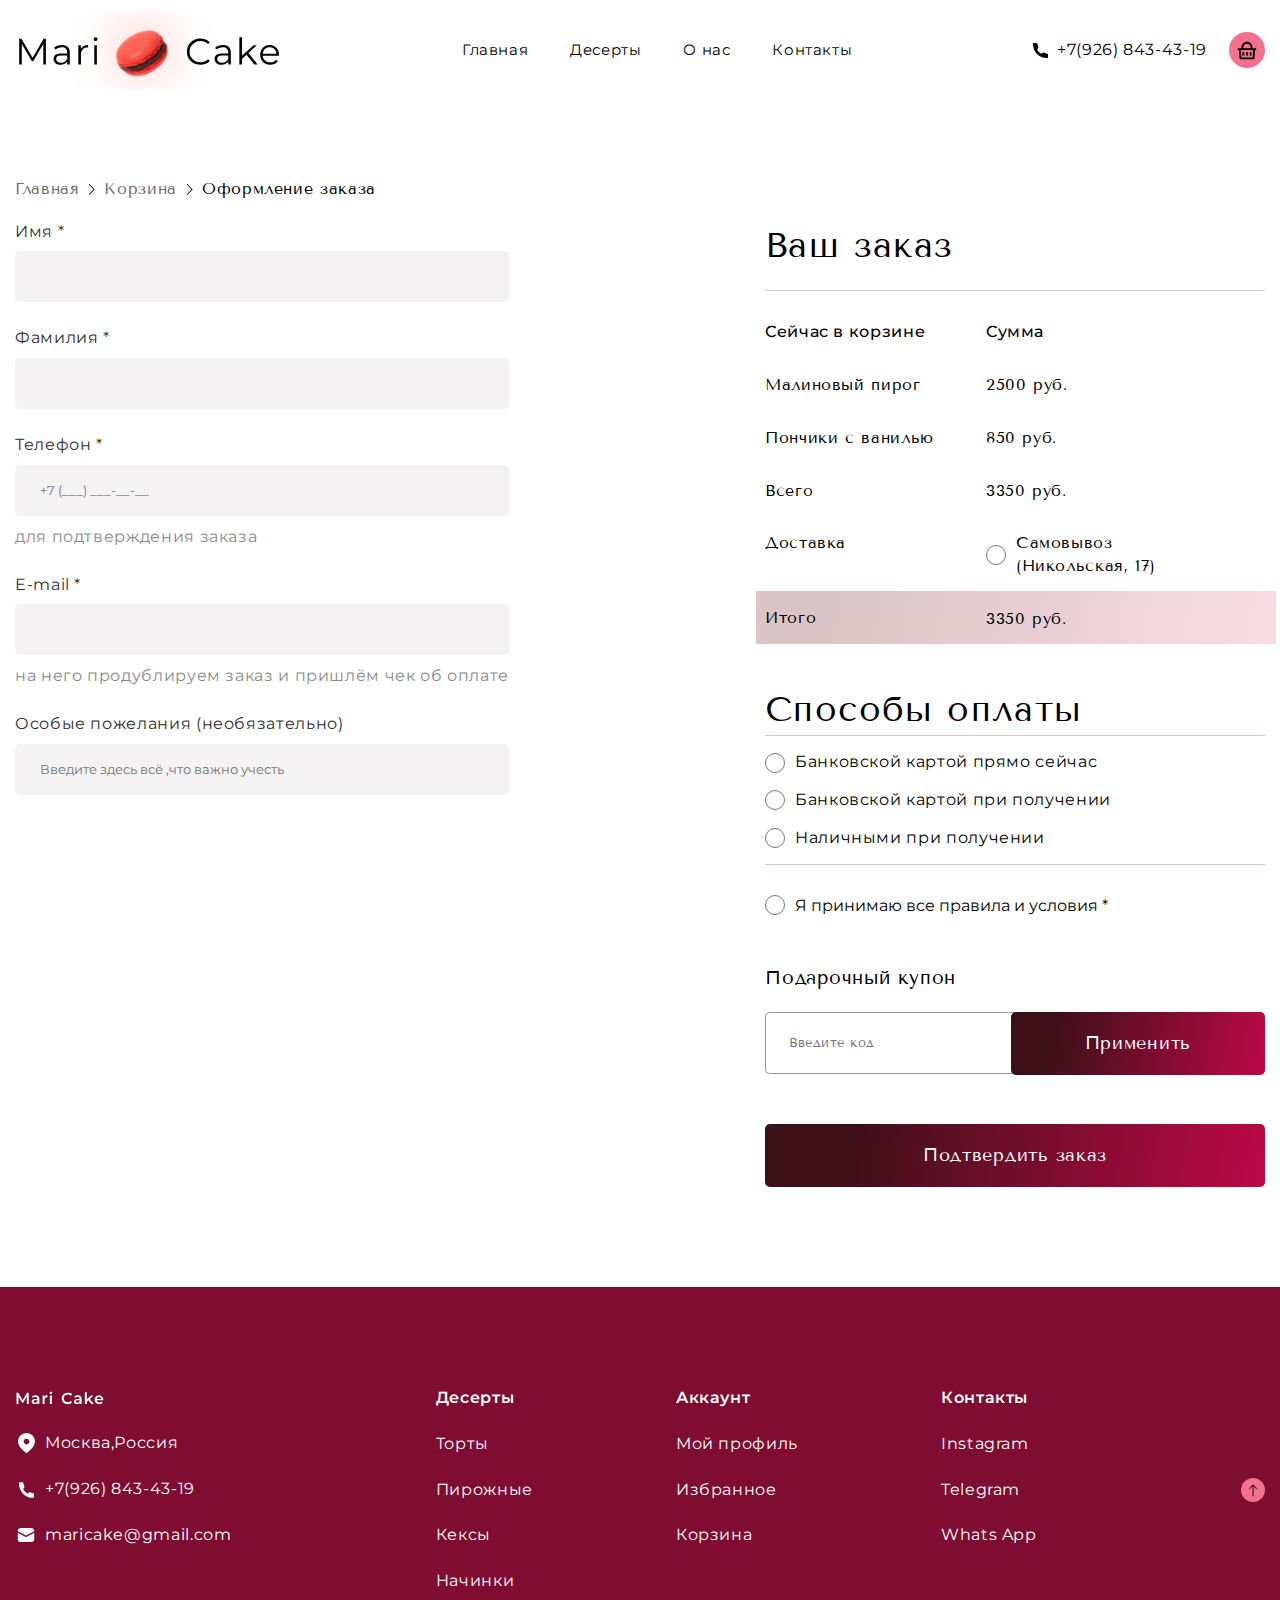
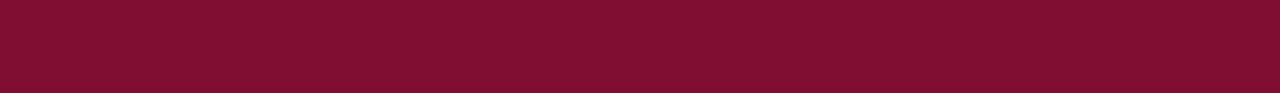
<file: ordering.html>
<!DOCTYPE html>
<html lang="en">
  <head>
    <meta charset="UTF-8">
    <meta http-equiv="X-UA-Compatible" content="IE=edge">
    <!-- Responsive -->
    <meta name="viewport" content="width=device-width, initial-scale=1.0">
    <!-- Title -->
    <title>Mari Cake - Оформление заказа</title>
    <!--SEO-->
    <meta name="description" content="Лучшие десерты в твоем городе">
    <meta name="keywords" content="десерт, лучшие, панкейк">
    <!-- OG Tags -->
    <meta property="og:title" content="Mari Cake">
    <meta property="og:description" content="Лучшие десерты в твоем городе">
    <meta property="og:type" content="article">
    <meta property="og:image" content="img/head/preview.png">
    <meta property="og:site_name" content="Mari Cake">
    <!-- Styling -->
    <meta name="theme-color" content="#F2718E"> 
    <link rel="apple-touch-icon" href="img/head/apple-touch-icon.png">
    <link rel="icon" type="image/png" href="img/head/favicon.png">
    <!-- Fonts -->
    <link rel="preconnect" href="https://fonts.googleapis.com">
    <link rel="preconnect" href="https://fonts.gstatic.com" crossorigin>
    <link href="https://fonts.googleapis.com/css2?family=Montserrat:wght@300;400;500;600;900&family=Tenor+Sans&display=swap" rel="stylesheet">
    <!-- Main Css -->
    <link rel="stylesheet" href="css/main.css">
  </head>
  <body>
    <div class="wrapper">
      <header class="header" id="myHeader">
        <div class="header__container _container">
          <div class="logo-block">
            <div class="menu-btn">
              <span></span>
              <span></span>
              <span></span>
            </div>
            <div class="menu-gumb">
              <nav>
                <a href="./index.html" class="logo-gumb"></a>
                  <ul class="menu">
                      <li class="menu__item">
                          <a href="./index.html" class="menu__link">Главная</a>
                      </li>
                      <li class="menu__item">
                          <a href="./shop.html" class="menu__link">Десерты</a>
                      </li>
                      <li class="menu__item">
                          <a href="./about.html" class="menu__link">О нас</a>
                      </li>
                      <li class="menu__item">
                          <a href="./contacts.html" class="menu__link">Контакты</a>
                      </li>
                  </ul>
              </nav>
            </div>
            <a href="index.html" class="header__logo logo"></a>
            <a href="index.html" class="mini-logo"></a>
          </div>
          <nav class="header__menu menu">
            <ul class="menu__list">
              <li class="menu__item">
                <a href="index.html" class="menu__link">Главная</a>
              </li>
              <li class="menu__item">
                <a href="shop.html" class="menu__link">Десерты</a>
              </li>
              <li class="menu__item">
                <a href="about.html" class="menu__link">О нас</a>
              </li>
              <li class="menu__item">
                <a href="contacts.html" class="menu__link">Контакты</a>
              </li>
            </ul>
          </nav>
          <div class="header__info info-header">
            <div class="info-header__phone">
              <div class="modal-content">
                <button type="button" id="btn-open" class="order"></button>
                <div id="wrapper-modal">
                    <div id="modal-overlay">
                    </div>
                    <div id="modal-window">
                            <button type="button" id="btn-close"></button>
                        <div class="window-content">
                            <h3 class="window-content__title">Заказать звонок</h3>
                            <form action="#" class="form-popup">
                              <input name="name" type="text" class="form-popup__input" placeholder="Имя" required>
                              <input name="email" type="email" class="form-popup__input " placeholder="E-mail" required> 
                              <input name="tel" type="tel" class="form-popup__input" placeholder="Телефон" required>
                              <button type="submit" class="form-popup__button btn">Заказать</button>
                            </form>
                            <div class="window-content__info">Нажимая на эту кнопку я соглашаюсь на обработку персональных данных</div>
                        </div>
                    </div>
                </div>
            </div>
              <a href="tel:79268434319" class="phone">+7(926) 843-43-19</a>
            </div>
            <div class="info-header__cart">
              <button type="button" class="info-header__open" id="popup-cart-open"></button>
              <div id="popup-cart">
                <div id="popup-window">
                    <div class="popup-content">
                        <div class="popup-content__header">
                          <h3 class="popup-content__title">Корзина</h3>
                          <button type="button" id="popup-close"></button>
                        </div>
                        <div class="popup-content__body">
                          <div class="popup-content__item">
                            <div class="popup-content__img">
                              <img src="img/popup-cart/popup-item.png" alt="dessert">
                            </div>
                            <div class="popup-content__info">
                              <h4 class="popup-content__subtitle">Малиновый пирог, 1.2-1.4кг.</h4>
                              <div class="popup-content__category">Ягодные</div>
                              <div class="popup-content__price">1х2500 руб.</div>
                            </div>
                            <button type="button" class="popup-content__delete"></button>
                          </div>
                        </div>
                        <div class="popup-content__footer">
                          <div class="popup-content__total">
                            <div>Всего:</div>
                            <div>3350 руб.</div>
                          </div>
                          <button type="button" class="popup-content__ordering btn">Оформить заказ</button>
                          <a href="cart.html" class="popup-content__cart">Просмотр корзины</a>
                        </div>
                    </div>
                </div>
              </div> 
            </div>
          </div>
        </div>
      </header>
      <main class="page">
        <div class="page__ordering ordering">
           <div class="ordering__container _container">
            <div class="ordering__breadcumbs breadcumbs-block">
               <ul class="breadcumbs-block__breadcumbs breadcumbs">
                  <li><a href="#">Главная</a></li>
                  <li><a href="#">Корзина</a></li>
                  <li><span href="#">Оформление заказа</span></li>
               </ul>
            </div>
            <form action="#" class="ordering__form form-ordering">
               <div class="ordering__contacts">
                  <div>
                    <label for="">Имя *</label>
                     <input class="form-ordering__input" name="name" type="text" required>
                  </div>
                  <div>
                     Фамилия *
                     <input class="form-ordering__input" name="lastname" type="text" required>
                  </div>
                  <div>
                     Телефон *
                     <input name="tel" type="tel" class="form-ordering__input form-ordering__input_info" placeholder="+7 (___) ___-__-__" required>
                     <span>для подтверждения заказа</span>
                  </div>
                  <div>
                     E-mail *
                     <input name="email" type="email" class="form-ordering__input form-ordering__input_info" required> 
                     <span>на него продублируем заказ и пришлём чек об оплате</span>
                  </div>
                  <div>
                     Особые пожелания (необязательно)
                     <input class="form-ordering__input" name="specific" type="text" placeholder="Введите здесь всё ,что важно учесть" required>
                  </div>
               </div>
               <div class="ordering__ways ways-ordering">
                  <div class="ways-ordering__order your-order">
                     <h3 class="your-order__title">Ваш заказ</h3>
                     <div class="your-order__body">
                        <ul class="your-order__tab order-tab">
                           <li>
                              <h4 class="order-tab__title">Сейчас в корзине</h4>
                           </li>
                           <li>
                              Малиновый пирог
                           </li>
                           <li>
                              Пончики с ванилью
                           </li>
                           <li>
                              Всего
                           </li>
                           <li>
                              Доставка
                           </li>
                           <li style="margin-top: 52px;">
                              Итого
                           </li>
                        </ul>
                        <ul class="your-order__tab order-tab">
                           <li>
                              <h4 class="order-tab__title">Сумма</h4>
                           </li>
                           <li>
                              2500 руб.
                           </li>
                           <li>
                              850 руб.
                           </li>
                           <li>
                              3350 руб.
                           </li>
                           <li class="order-tab__radio">
                              <input type="radio">
                              Самовывоз <br> (Никольская, 17)
                           </li>
                           <li>
                              3350 руб.
                           </li>
                        </ul>
                     </div>
                  </div>
                  <div class="ways-ordering__payment ways-payment">
                     <h3 class="ways-payment__title">Способы оплаты</h3>
                     <div class="ways-payments">
                        <div class="ways-payments__payment">
                           <input type="radio">
                           Банковской картой прямо сейчас
                        </div>
                        <div class="ways-payments__payment">
                           <input type="radio">
                           Банковской картой при получении
                        </div>
                        <div class="ways-payments__payment">
                           <input type="radio">
                           Наличными при получении
                        </div>
                     </div>
                     <div class="ways-payments__payment ways-payments__payment_agreement">
                        <input type="radio">
                        Я принимаю все правила и условия *
                     </div>
                     <div class="cart__coupon cart-coupon">
                        <h3 class="cart-coupon__title">Подарочный купон</h3>
                        <div action="#" class="cart-coupon__form">
                           <input name="coupon" type="text" class="cart-coupon__input" placeholder="Введите код">
                           <button class="cart-coupon__btn btn" type="submit">Применить</button>
                       </div>
                     </div>
                  </div>
                  <button class="form-ordering__submit btn" type="submit">Подтвердить заказ</button>
               </div>
            </form>
           </div>
        </div>
      </main>
      <footer class="footer">
        <div class="footer__container _container">
          <div class="footer__body">
            <div class="footer__info">
              <a href="index.html" class="footer-logo"></a>
              <ul class="footer-list">
                <li class="footer-list__item">
                  <span>
                    <img src="img/footer/footer-location.svg" alt="footer-geo" class="footer-list__icon">
                    Москва,Россия
                  </span>
                </li>
                <li class="footer-list__item">
                 <a href="tel:79268434319">
                   <img src="img/footer/footer-phone.svg" alt="footer-phone" class="footer-list__icon">
                   +7(926) 843-43-19
                  </a>
                </li>
                <li class="footer-list__item">
                  <a href="mailto:maricake@gmail.com">
                    <img src="img/footer/footer-email.svg" alt="footer-email" class="footer-list__icon">
                    maricake@gmail.com
                  </a>
                </li>
              </ul>
              <div class="success__networks success-networks__footer">
                <button type="button" class="success-networks__inst"></button>
                <button type="button" class="success-networks__viber"></button>
                <button type="button" class="success-networks__tg"></button>
             </div>
            </div>
            <div class="footer__menu menu-footer">
              <nav>
                <ul class="menu-footer__list">
                  <li class="menu-footer__item">
                    <a href="shop.html" class="menu-footer__link">Десерты</a>
                    <ul class="mini-menu">
                      <li class="mini-menu__link">
                        <a href="shop.html">Торты</a>
                      </li>
                      <li class="mini-menu__link">
                        <a href="shop.html">Пирожные</a>
                      </li>
                      <li class="mini-menu__link">
                        <a href="shop.html">Кексы</a>
                      </li>
                      <li class="mini-menu__link">
                        <a href="shop.html">Начинки</a>
                      </li>
                    </ul>
                  </li>
                  <li class="menu-footer__item">
                    <a href="#" class="menu-footer__link">Аккаунт</a>
                    <ul class="mini-menu">
                      <li class="mini-menu__link">
                        <a href="#">Мой профиль</a>
                      </li>
                      <li class="mini-menu__link">
                        <a href="#">Избранное</a>
                      </li>
                      <li class="mini-menu__link">
                        <a href="cart.html">Корзина</a>
                      </li>
                    </ul>
                  </li>
                  <li class="menu-footer__item">
                    <a href="#" class="menu-footer__link">Контакты</a>
                    <ul class="mini-menu">
                      <li class="mini-menu__link">
                        <a href="#">Instagram</a>
                      </li>
                      <li class="mini-menu__link">
                        <a href="#">Telegram</a>
                      </li>
                      <li class="mini-menu__link">
                        <a href="#">Whats App</a>
                      </li>
                    </ul>
                  </li>
                </ul>
              </nav>
            </div>
            <div class="footer__scroll">            
              <button type="button" id="top" class="scroll-up"></button>
            </div>
          </div>
        </div>
      </footer>
    </div>
    <script src="js/main.js"></script>
  </body>
</html>
</file>
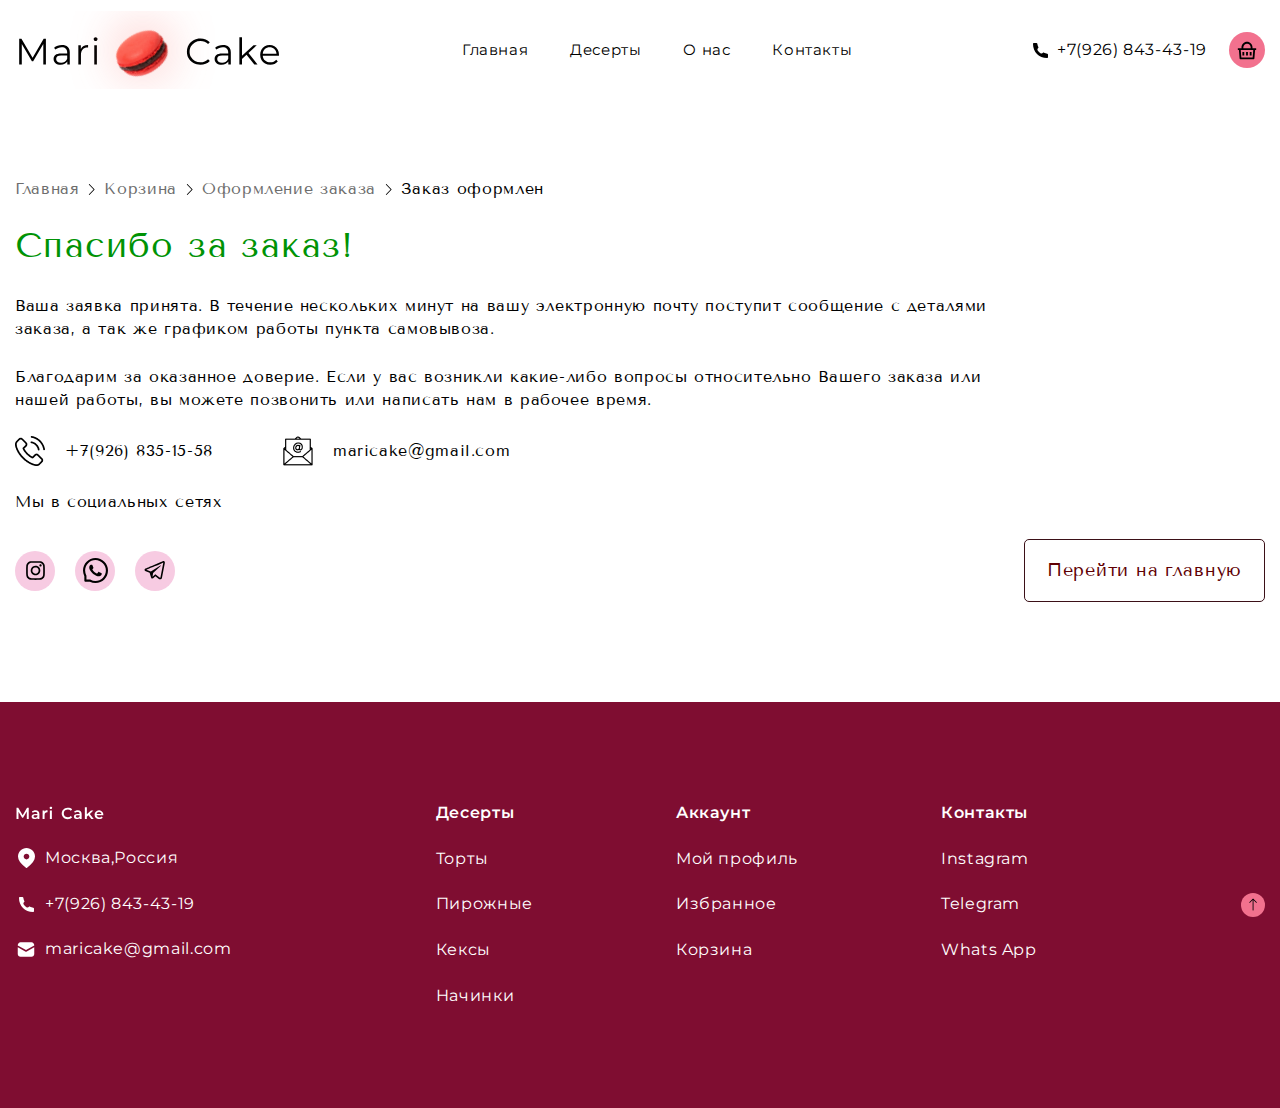
<file: success.html>
<!DOCTYPE html>
<html lang="en">
  <head>
    <meta charset="UTF-8">
    <meta http-equiv="X-UA-Compatible" content="IE=edge">
    <!-- Responsive -->
    <meta name="viewport" content="width=device-width, initial-scale=1.0">
    <!-- Title -->
    <title>Mari Cake - Заказ успешно оформлен</title>
    <!--SEO-->
    <meta name="description" content="Лучшие десерты в твоем городе">
    <meta name="keywords" content="десерт, лучшие, панкейк">
    <!-- OG Tags -->
    <meta property="og:title" content="Mari Cake">
    <meta property="og:description" content="Лучшие десерты в твоем городе">
    <meta property="og:type" content="article">
    <meta property="og:image" content="img/head/preview.png">
    <meta property="og:site_name" content="Mari Cake">
    <!-- Styling -->
    <meta name="theme-color" content="#F2718E"> 
    <link rel="apple-touch-icon" href="img/head/apple-touch-icon.png">
    <link rel="icon" type="image/png" href="img/head/favicon.png">
    <!-- Fonts -->
    <link rel="preconnect" href="https://fonts.googleapis.com">
    <link rel="preconnect" href="https://fonts.gstatic.com" crossorigin>
    <link href="https://fonts.googleapis.com/css2?family=Montserrat:wght@300;400;500;600;900&family=Tenor+Sans&display=swap" rel="stylesheet">
    <!-- Main Css -->
    <link rel="stylesheet" href="css/main.css">
  </head>
  <body>
    <div class="wrapper">
      <header class="header" id="myHeader">
        <div class="header__container _container">
          <div class="logo-block">
            <div class="menu-btn">
              <span></span>
              <span></span>
              <span></span>
            </div>
            <div class="menu-gumb">
              <nav>
                <a href="./index.html" class="logo-gumb"></a>
                  <ul class="menu">
                      <li class="menu__item">
                          <a href="./index.html" class="menu__link">Главная</a>
                      </li>
                      <li class="menu__item">
                          <a href="./shop.html" class="menu__link">Десерты</a>
                      </li>
                      <li class="menu__item">
                          <a href="./about.html" class="menu__link">О нас</a>
                      </li>
                      <li class="menu__item">
                          <a href="./contacts.html" class="menu__link">Контакты</a>
                      </li>
                  </ul>
              </nav>
            </div>
            <a href="index.html" class="header__logo logo"></a>
            <a href="index.html" class="mini-logo"></a>
          </div>
          <nav class="header__menu menu">
            <ul class="menu__list">
              <li class="menu__item">
                <a href="index.html" class="menu__link">Главная</a>
              </li>
              <li class="menu__item">
                <a href="shop.html" class="menu__link">Десерты</a>
              </li>
              <li class="menu__item">
                <a href="about.html" class="menu__link">О нас</a>
              </li>
              <li class="menu__item">
                <a href="contacts.html" class="menu__link">Контакты</a>
              </li>
            </ul>
          </nav>
          <div class="header__info info-header">
            <div class="info-header__phone">
              <div class="modal-content">
                <button type="button" id="btn-open" class="order"></button>
                <div id="wrapper-modal">
                    <div id="modal-overlay">
                    </div>
                    <div id="modal-window">
                            <button type="button" id="btn-close"></button>
                        <div class="window-content">
                            <h3 class="window-content__title">Заказать звонок</h3>
                            <form action="#" class="form-popup">
                              <input name="name" type="text" class="form-popup__input" placeholder="Имя" required>
                              <input name="email" type="email" class="form-popup__input " placeholder="E-mail" required> 
                              <input name="tel" type="tel" class="form-popup__input" placeholder="Телефон" required>
                              <button type="submit" class="form-popup__button btn">Заказать</button>
                            </form>
                            <div class="window-content__info">Нажимая на эту кнопку я соглашаюсь на обработку персональных данных</div>
                        </div>
                    </div>
                </div>
            </div>
              <a href="tel:79268434319" class="phone">+7(926) 843-43-19</a>
            </div>
            <div class="info-header__cart">
              <button type="button" class="info-header__open" id="popup-cart-open"></button>
              <div id="popup-cart">
                <div id="popup-window">
                    <div class="popup-content">
                        <div class="popup-content__header">
                          <h3 class="popup-content__title">Корзина</h3>
                          <button type="button" id="popup-close"></button>
                        </div>
                        <div class="popup-content__body">
                          <div class="popup-content__item">
                            <div class="popup-content__img">
                              <img src="img/popup-cart/popup-item.png" alt="dessert">
                            </div>
                            <div class="popup-content__info">
                              <h4 class="popup-content__subtitle">Малиновый пирог, 1.2-1.4кг.</h4>
                              <div class="popup-content__category">Ягодные</div>
                              <div class="popup-content__price">1х2500 руб.</div>
                            </div>
                            <button type="button" class="popup-content__delete"></button>
                          </div>
                        </div>
                        <div class="popup-content__footer">
                          <div class="popup-content__total">
                            <div>Всего:</div>
                            <div>3350 руб.</div>
                          </div>
                          <button type="button" class="popup-content__ordering btn">Оформить заказ</button>
                          <a href="cart.html" class="popup-content__cart">Просмотр корзины</a>
                        </div>
                    </div>
                </div>
              </div> 
            </div>
          </div>
        </div>
      </header>
      <main class="page">
        <div class="page__success success">
           <div class="success__container _container">
            <div class="success__breadcumbs breadcumbs-block">
               <ul class="breadcumbs-block__breadcumbs breadcumbs">
                  <li><a href="#">Главная</a></li>
                  <li><a href="#">Корзина</a></li>
                  <li><a href="#">Оформление заказа</a></li>
                  <li><span href="#">Заказ оформлен</span></li>
               </ul>
            </div>
               <div class="success__body">
                  <h2 class="success__title">Спасибо за заказ!</h2>
                  <div class="success__info">Ваша заявка принята. В течение нескольких минут на вашу электронную почту поступит сообщение с деталями заказа, а так же графиком работы пункта самовывоза.</div>
                  <div class="success__info">Благодарим за оказанное доверие. Если у вас возникли какие-либо вопросы относительно Вашего заказа или нашей работы, вы можете позвонить или написать нам в рабочее время.</div>
                  <div class="success__contacts">
                     <div class="success__phone">
                        <img src="img/page-success/success-phone.png" alt="phone">
                        <a href="tel:79268351558">+7(926) 835-15-58</a>
                     </div>
                     <div class="success__email">
                        <img src="img/page-success/email.png" alt="email">
                        <a href="mailto:maricake@gmail.com">maricake@gmail.com</a>
                     </div>
                  </div>
                  <div class="success_info">Мы в социальных сетях</div>
                  <div class="success__social">
                     <div class="success__networks success-networks">
                        <button type="button" class="success-networks__inst"></button>
                        <button type="button" class="success-networks__viber"></button>
                        <button type="button" class="success-networks__tg"></button>
                     </div>
                     <a href="index.html" class="success-btn btn-ghost">Перейти на главную</a>
                  </div>
               </div>
           </div>
        </div>
      </main>
      <footer class="footer">
        <div class="footer__container _container">
          <div class="footer__body">
            <div class="footer__info">
              <a href="index.html" class="footer-logo"></a>
              <ul class="footer-list">
                <li class="footer-list__item">
                  <span>
                    <img src="img/footer/footer-location.svg" alt="footer-geo" class="footer-list__icon">
                    Москва,Россия
                  </span>
                </li>
                <li class="footer-list__item">
                 <a href="tel:79268434319">
                   <img src="img/footer/footer-phone.svg" alt="footer-phone" class="footer-list__icon">
                   +7(926) 843-43-19
                  </a>
                </li>
                <li class="footer-list__item">
                  <a href="mailto:maricake@gmail.com">
                    <img src="img/footer/footer-email.svg" alt="footer-email" class="footer-list__icon">
                    maricake@gmail.com
                  </a>
                </li>
              </ul>
              <div class="success__networks success-networks__footer">
                <button type="button" class="success-networks__inst"></button>
                <button type="button" class="success-networks__viber"></button>
                <button type="button" class="success-networks__tg"></button>
             </div>
            </div>
            <div class="footer__menu menu-footer">
              <nav>
                <ul class="menu-footer__list">
                  <li class="menu-footer__item">
                    <a href="shop.html" class="menu-footer__link">Десерты</a>
                    <ul class="mini-menu">
                      <li class="mini-menu__link">
                        <a href="shop.html">Торты</a>
                      </li>
                      <li class="mini-menu__link">
                        <a href="shop.html">Пирожные</a>
                      </li>
                      <li class="mini-menu__link">
                        <a href="shop.html">Кексы</a>
                      </li>
                      <li class="mini-menu__link">
                        <a href="shop.html">Начинки</a>
                      </li>
                    </ul>
                  </li>
                  <li class="menu-footer__item">
                    <a href="#" class="menu-footer__link">Аккаунт</a>
                    <ul class="mini-menu">
                      <li class="mini-menu__link">
                        <a href="#">Мой профиль</a>
                      </li>
                      <li class="mini-menu__link">
                        <a href="#">Избранное</a>
                      </li>
                      <li class="mini-menu__link">
                        <a href="cart.html">Корзина</a>
                      </li>
                    </ul>
                  </li>
                  <li class="menu-footer__item">
                    <a href="#" class="menu-footer__link">Контакты</a>
                    <ul class="mini-menu">
                      <li class="mini-menu__link">
                        <a href="#">Instagram</a>
                      </li>
                      <li class="mini-menu__link">
                        <a href="#">Telegram</a>
                      </li>
                      <li class="mini-menu__link">
                        <a href="#">Whats App</a>
                      </li>
                    </ul>
                  </li>
                </ul>
              </nav>
            </div>
            <div class="footer__scroll">            
              <button type="button" id="top" class="scroll-up"></button>
            </div>
          </div>
        </div>
      </footer>
    </div>
    <script src="js/main.js"></script>
  </body>
</html>
</file>
<file: css/main.css>
/*Обнуление*/
*{
	padding: 0;
	margin: 0;
	border: 0;
    box-sizing: border-box;
}
html,body{
    font-family: 'Montserrat', sans-serif;
    padding: 0;
	margin: 0;
	border: 0;
    box-sizing: border-box;
    color: #000;
}
input,button,textarea{
	font-family:inherit;
}
button{
	cursor: pointer;
}
.btn {
    font-family: Tenor Sans;
    display: flex;
    min-height: 63px;
    padding: 5px 74px;
    color: #fff;
    justify-content: center;
    align-items: center;
    text-align: center;
    line-height: 142.3%;
    letter-spacing: 0.04em;
    border-radius: 5px;
    font-size: 18px;
    background: linear-gradient(100.01deg, #3B1017 14.88%, #CE084E 111.36%);
}
.btn:hover {
    box-shadow: 4px 4px 10px rgba(126, 13, 49, 0.5);
    transition: all .5s ease;
}
.btn-ghost {
    font-family: Tenor Sans;
    display: flex;
    min-height: 63px;
    padding: 5px 22px;
    color: #000;
    justify-content: center;
    align-items: center;
    text-align: center;
    line-height: 142.3%;
    letter-spacing: 0.04em;
    border-radius: 5px;
    font-size: 18px;
    background: transparent;
    border: 1px solid #000;
}
.btn-ghost img {
    margin-left: 25px;
}
.btn-ghost:hover {
    box-shadow: 4px 4px 10px rgba(0, 0, 0, 0.5);
    transition: all .5s ease;
}
ul, li{
    display: block;
	list-style: none;
    margin: 0;
    padding: 0;
}
p {
    margin: 0;
    padding: 0;
}
a {
    text-decoration: none;
    color: #000;
}
img{
	display: block;
    object-fit: cover;
    max-width: 100%;
}
h1,h2,h3,h4,h5,h6{
    font-family: Tenor Sans;
    font-weight: normal;
    line-height: 142%;
    letter-spacing: 0.04em;
    color: #000000;
    font-size: 35px;
}

/*---CASE------------------------------------------------------------------------------------------------------------*/
.wrapper {
    min-height: 100%;
    overflow: hidden;
}
._container {
    max-width: 1290px;
    margin: 0 auto;
    padding: 0px 15px;
    box-sizing: content-box;
}
/*---PAGES------------------------------------------------------------------------------------------------------------*/
.page {

}
.page__main-block {

}
.page__desserts {
    padding: 100px 0px 50px;
}
.page__team {
    padding: 50px 0 50px;
}
.page__about-us {
    background: #FDD4DD;
    padding: 100px 0px;
}
.page__about-brand {
    position: relative;
    background: #FFA5B9;
}
.page__about-team {
    padding: 100px 0; 
}
.page__questions {
    padding: 50px 0 100px;
}
.page__product {
    padding: 178px 0 50px;
}
.page__also-like {
    padding: 50px 0 100px;
}
.page__contacts {
    padding: 0px 0px 100px;
}
.page__contacts-questions {
    padding: 100px 0px;
    background: linear-gradient(90deg, #F2718E 0%, rgba(243, 115, 143, 0.32) 100%);
}
.page__cart {
    padding: 0px 0px 50px;
}
.page__add-order {
    padding: 50px 0 100px;
}
.page__ordering {
    padding: 0px 0px 100px;
}
.page__success {
    padding: 0px 0px 100px;
}
.page__error {
    padding: 0px 0px 100px;
}

/*---BREADCUMBS------------------------------------------------------------------------------------------------------------*/
.breadcumbs {
    display: flex;
    flex-wrap: wrap;
    font-family: Tenor Sans;
    line-height: 142.3%;
    letter-spacing: 0.04em;
}
.breadcumbs a {
    display: flex;
    align-items: center;
    color: #6D6D6D;
}
.breadcumbs li a::after {
    content: '';
    display: block;
    width: 15px;
    height: 15px;
    background: url('../img/page-shop/arrow-crumbs.svg') no-repeat center;
    margin: 0 5px;
}
.breadcumbs span {
    color: #000;
}
/*---HAMBURGER------------------------------------------------------------------------------------------------------------*/
.logo-block {
    display: flex;
    align-items: center;
}
.menu-btn {
	width: 44px;
	height: 44px;
	position: relative;
	z-index:2;
	overflow: hidden;
    display: none;
    margin-right: 15px;
}
.menu-btn span {
	width: 33px;
	height: 3px;
	position: absolute;
	top: 50%;
	left: 50%;
	transform: translate(-50%, -50%);
	background-color: #000;
	transition: all 0.5s;
}
.menu-btn span:nth-of-type(2) {
	top: calc(50% - 7px);
}
.menu-btn span:nth-of-type(3) {
	top: calc(50% + 7px);
}
.menu-btn.active span:nth-of-type(1) {
    display: none;
}
.menu-btn.active span:nth-of-type(2) {
    top: 50%;
    transform: translate(-50%, 0%) rotate(45deg);  
}
.menu-btn.active span:nth-of-type(3) {
    top: 50%;
    transform: translate(-50%, 0%) rotate(-45deg); 
}
.menu-gumb {
	position: fixed;
	top: 0px;
    left: 0;
	width: 413px;
    height: 286px;
    background: #fff;
	transition: transform 0.5s;
    z-index: 1; 
    display: none;
    justify-content: center;
    padding: 20px 0px 24px;
}
.menu-gumb.active {
    display: flex;
}
.menu-gumb li {
	list-style-type: none;
    margin-right: 0 !important;
    margin-bottom: 10px;
}
.menu-gumb li a{
    color: #000;
    text-align: center;
    font-size: 18px;
    letter-spacing: 1px;
}
.logo-gumb {
    display: block;
    width: 254px;
    height: 65px;
    background: url('../img/header/logo-gumb.svg') no-repeat center;
    margin-bottom: 25px;
}
.logo-gumb2 {

}
/*---HAMBURGER DESSERT------------------------------------------------------------------------------------------------------------*/
.menu-btn-dessert {
    width: 44px;
    height: 44px;
    position: relative;
    z-index:2;
    overflow: hidden;
    display: none;
    margin-right: 35px;
}
.menu-btn-dessert span {
    width: 33px;
    height: 3px;
    position: absolute;
    top: 50%;
    left: 50%;
    transform: translate(-50%, -50%);
    background-color: #000;
    transition: all 0.5s;
}
.menu-btn-dessert span:nth-of-type(2) {
    top: calc(50% - 7px);
}
.menu-btn-dessert span:nth-of-type(3) {
    top: calc(50% + 7px);
}
.menu-btn-dessert.active span:nth-of-type(1) {
    display: none;
}
.menu-btn-dessert.active span:nth-of-type(2) {
    top: 50%;
    transform: translate(-50%, 0%) rotate(45deg);  
}
.menu-btn-dessert.active span:nth-of-type(3) {
    top: 50%;
    transform: translate(-50%, 0%) rotate(-45deg); 
}
.menu-gumb-dessert {
    position: fixed;
    top: 115px;
    left: -7px;
    width: 215px;
    background: #fff;
    transition: transform 0.5s;
    z-index: 1; 
    display: none;
    padding: 30px 0px 10px 30px; 
}
.menu-gumb-dessert.active {
    display: flex;
}
.menu-gumb-dessert li {
    list-style-type: none;
    margin-right: 0 !important;
    margin-bottom: 10px;
}
.menu-gumb-dessert li a{
    color: #000;
    text-align: center;
    font-size: 18px;
    letter-spacing: 1px;
}
/*---POP-UP------------------------------------------------------------------------------------------------------------*/
.modal-content {
    position: relative;
}
#wrapper-modal {
    top: 0;
    left: 0;
    width: 100%;
    height: 100%;
    position: fixed;
    z-index: 2;
    display: none;
}
#wrapper-modal.active {
    display: block;
}
#modal-window {
    position: absolute;
    width: 519px;
    height: 532px;
    left: 50%;
    top: 50%;
    z-index: 2;
    background: #fff;
    box-shadow: 4px 4px 10px rgba(0, 0, 0, 0.15);
    transform: translate(-50%, -50%);
}
#modal-overlay {
    position: absolute;
    top: 0;
    left: 0;
    background: rgba(255, 255, 255, 0.84);
    backdrop-filter: blur(20px);
    width: 100%;
    height: 100%;
}
.window-content {
    position: relative;
    text-align: center;
}
.window-content__title {
    margin-top: 78px;
    font-size: 24px;
    line-height: 154.5%;
    letter-spacing: 0.03em;
}
.form-popup {
    max-width: 357px;
    margin-top: 40px;
    margin: 40px auto 0px;
    padding: 0px 5px;
}
.form-popup__input {
    max-width: 357px;
    width: 100%;
    padding-bottom: 9px;
    font-size: 14px;
    line-height: 24px;
    letter-spacing: 0.01em;
    color: #C4C4C4;
    border-bottom: 1px solid #C4C4C4;
}
.form-popup__input:not(:last-of-type) {
    margin-bottom: 27px;
}
.form-popup__input:focus {
    outline: none;
    color: #000;
    border-bottom: 1px solid #000;
}
.form-popup__button {
    margin: 40px auto;
}
.window-content__info {
    max-width: 324px;
    width: 100%;
    font-family: Tenor Sans;
    font-size: 13px;
    line-height: 140.18%;
    letter-spacing: 0.03em;
    color: #7B7B7B;
    margin: 0 auto;
}
#btn-close {
    position: absolute;
    top: 20px;
    right: 20px;
    background: url('../img/popup/cross.svg') no-repeat center;
    display: block;
    width: 20px;
    height: 20px;
}
/*---POP-UP-CART------------------------------------------------------------------------------------------------------------*/
#popup-cart {
    top: 0;
    left: 0;
    width: 100%;
    height: 100%;
    position: fixed;
    z-index: 2;
    display: none;
}
#popup-cart.active {
    display: block;
}
#popup-window {
    position: absolute;
    width: 600px;
    right: 0;
    top: 5px;
    z-index: 2;
    background: #fff;
    box-shadow: -5px 4px 7px rgba(59, 16, 23, 0.13);
}
#popup-close {
    background: url('../img/popup/cross.svg') no-repeat center;
    display: flex;
    justify-content: center;
    align-items: center;
    width: 38px;
    height: 38px;
    border-radius: 100%;
    transition: all .5s ease;
}
#popup-close:hover {
    background-color: #F7CBE2;
    box-shadow: 0px 4px 9px rgba(0, 0, 0, 0.15);
    transition: all .5s ease;
}
.popup-content {
    padding: 50px;
    font-family: Tenor Sans;
    line-height: 142.3%;
    letter-spacing: 0.04em;
}
.popup-content__header {
    display: flex;
    align-items: center;
    justify-content: space-between;
    margin-bottom: 20px;
}
.popup-content__title {
    font-size: 28px;
}
.popup-content__item {
    display: flex;
    align-items: center;
}
.popup-content__img {
    margin-right: 30px;
}
.popup-content__info > *:not(:last-child) {
    margin-bottom: 3px;
}
.popup-content__delete {
    display: block;
    width: 15px;
    height: 15px;
    background: url('../img/popup-cart/cross-small.svg') no-repeat center;
    margin-left: 110px;
}
.popup-content__subtitle {
    font-size: 16px;
}
.popup-content__category {
    color: #646464;
    font-size: 13px;
}
.popup-content__footer {
    margin-top: 50px;
    font-family: Tenor Sans;
    font-size: 16px;
    line-height: 142.3%;
    letter-spacing: 0.04em;
    color: #020202;
    text-align: center;
    padding-top: 20px;
    border-top: 1px solid #6000033B;
}
.popup-content__footer > *:not(:last-child) {
    margin-bottom: 20px;
}
.popup-content__total {
    display: flex;
    align-items: center;
    justify-content: space-between;
}
.popup-content__ordering {
    width: 100%;
}
.popup-content__cart:hover {
    text-decoration: underline;
}
.success-networks__footer {
    align-items: center;
    margin-top: 25px;
    display: none!important;
}
/*---HEADER-----------------------------------------------------------------------------------------------------------*/
.header {
    position: absolute;
    width: 100%;
    left: 0;
    top: 0;
    z-index: 50;
    background: transparent;
}
.sticky {
    position: fixed;
    top: 0;
    width: 100%;
    background: linear-gradient(90deg, #F2718E 10%, rgba(255, 255, 255, 1) 100%);
}
.header__container {
    display: flex;
    align-items: center;
    justify-content: space-between;
    min-height: 100px;
}
.logo {
    background: url('../img/header/logo.svg') no-repeat center;
    display: block;
    width: 266px;
    height: 78px;
}
.mini-logo {
    width: 135px;
    height: 36px;
    display: none;
    background: url('../img/header/480-logo.svg') no-repeat center;
}
.menu__list {
    display: flex;
    flex-wrap: wrap;
}
.menu__item:not(:last-child) {
    margin-right: 42px;
}
.menu__link {
    font-size: 15px;
    line-height: 142.3%;
    letter-spacing: 0.04em;
    position: relative;
    padding-bottom: 1px;
}
.menu__link:after {  
    content: ' ';  
    height: 0.5px;  
    width: 0;  
    left: 0;  
    background: #000;  
    position: absolute;  
    bottom: -1px;  
    transition: width .5s ease;
}
.menu__link:before {  
    content: ' ';  
    height: 0.5px;  
    width: 0;  
    right: 0;  
    background: #000;   
    position: absolute;  
    bottom: -1px;  
    transition: width .6s ease;
}
.menu__link:hover:after,a:hover:before {  
    width:100%;
}

.info-header {
    display: flex;
    align-items: center;
}
.info-header__phone {
    display: flex;
    align-items: center;
    margin: 0 22px 0 0;
}
.phone {
    line-height: 142.3%;
    letter-spacing: 0.04em;
    display: flex;
    align-items: center;
}
.order{
    background: url('../img/header/phone.svg') no-repeat center;
    display: block;
    width: 15px;
    height: 15px;
    margin: 0px 9px 0px 0px;
}
.order:hover {
    background: url('../img/header/phone-hover.svg') no-repeat center;
}
.info-header__cart {
    position: relative;
}
.info-header__open {
    display: flex;
    width: 36px;
    height: 36px;
    border-radius: 100%;
    background: url('../img/header/cart.svg') no-repeat center, #F2718E;
}
/*---MAIN-BLOCK-----------------------------------------------------------------------------------------------------------*/
.main-block {
    background: linear-gradient(90deg, #F2718E 0%, rgba(255, 255, 255, 0) 100%);
}
.main-block__container {
    display: flex;
    align-items: center;
    justify-content: space-between;
}
.main-block__body {
    font-family: Tenor Sans;
    line-height: 142.3%;
    letter-spacing: 0.04em;
    max-width: 535px;
    padding: 300px 0px;
}
.main-block__body > *:not(:last-child) {
    margin-bottom: 26px;
}
.main-block__title {
    font-size: 50px;
}
.main-block__text {
    max-width: 347px;
}

/*---DESSERTS-----------------------------------------------------------------------------------------------------------*/
.desserts__head {
    display: flex;
    align-items: center;
}
.desserts__gumb {
    background: url('../img/main-page/deserts/desserts-gumb.svg') no-repeat center;
    width: 44px;
    height: 44px;
    display: none;
    margin-right: 15px;
}
.desserts__title {
    margin-right: 166px;
}
.desserts__header {
    display: flex;
}
.menu__item-desserts:not(:last-child) {
    margin-right: 51px;
}

.menu__link-desserts {
    font-family: Tenor Sans;
    font-size: 16px;
}
.desserts__body {
    margin-top: 70px;
    display: flex;
    flex-wrap: wrap;
    justify-content: space-between;
}
.desserts__column {
    width: 300px;
    height: 462px;
}
.desserts__column:nth-last-child(-n+4) {
    margin-top: 30px;
}
.desserts__item {
    width: 100%;
    height: 100%;
    background: #F1F1F1;
}
.desserts-image__item {
    display: block;
}
.item-desserts__image {
    position: relative;
}
.desserts-image__favorite {
    display: block;
    position: absolute;
    top: 20px;
    right: 20px;
    z-index: 16;
    background: url('../img/main-page/deserts/favorite.svg') no-repeat center;
    width: 22px;
    height: 22px;
    transition: all 1s ease;
}
.desserts-image__favorite:hover {
    background: url('../img/main-page/deserts/favorite-hover.svg') no-repeat center;
}
.desserts-image__favorite:focus {
    background: url('../img/main-page/deserts/favorite-active.svg') no-repeat center;
}
.item-desserts__info {
    padding: 10px 0 20px 20px;
    line-height: 142.3%;
    letter-spacing: 0.04em;
}
.desserts-info__weight {
    margin: 8px 0 6px;
    font-weight: 300;
    font-size: 12px;
    color: #646464;
}
.desserts-info__price {
    display: flex;
    align-items: center;
}
.info-price__cart {
    display: flex;
    justify-content: flex-end;
    align-items: center;
    margin-left: 133px;
    width: 27px;
    height: 26px;
    border-radius: 100%;
    background: #F7CBE2;
    font-weight: 500;
    font-size: 11px;
    line-height: 142.3%;
    letter-spacing: 0.04em;
    overflow: hidden;
    transition: all .5s ease;
    white-space: nowrap;
}
.info-price__cart img {
    margin: 0 7px;
}

.info-price__cart:hover {
    margin-left: 61px;
    width: 100px;
    border-radius: 100px;
}

/*---TEAM-----------------------------------------------------------------------------------------------------------*/
.team__title {
    text-align: center;
}
.team__body {
    display: flex;
    flex-wrap: wrap;
    margin-top: 100px;
    justify-content: center;
}
.body-team__column {
    flex: 0 0 33.333%;
}
.body-team__column:nth-last-child(-n+2){
    margin-top: 30px;
}
.body-team__people {
    position: relative;
    width: 410px;
    height: 550px;
    transition: all .5s ease;
}
.people-team__info {
    display: block;
    position: absolute;
    bottom: 0;
    left: 0;
    width: 410px;
    height: 130px;
    background: rgba(255, 255, 255, 0.03);
    box-shadow: inset 0px 4px 68px rgba(255, 255, 255, 0.05), inset 0px 4px 4px rgba(255, 255, 255, 0.15);
    backdrop-filter: blur(48px);
    font-family: Tenor Sans;
    line-height: 142.3%;
    letter-spacing: 0.04em;
    color: #FFFFFF;
    padding: 34px 0px;
    text-align: center;
}
.people-team__name {
    font-size: 20px;
    margin-bottom: 10px;
}
.people-team__work {
    font-size: 16px;
}
/*---QUESTIONS-----------------------------------------------------------------------------------------------------------*/
.questions__title {
    text-align: center;
}
.questions__body {
    margin-top: 60px;
}
.accordion-wrapper >*:last-child{
    border-bottom: 1px solid #F7CBE2;
}
.accordion-item {
    width: 100%;
    position: relative;
    padding: 25px 0;
    border-top: 1px solid #F7CBE2;
    font-family: Tenor Sans;
    line-height: 142.3%;
    letter-spacing: 0.04em;
    color: #000000;
}
.accordion-item__title {
    color: #000;
    cursor: pointer;
    position: relative;
    font-size: 28px;
}
.accordion-item__title::before {
    content: '';
    position: absolute;
    width: 20px;
    height: 1px;
    right: 10px;
    top: 20px;
}
.accordion-item__content {
    position: relative;
    max-width: 924px;
    height: 0;
    overflow: hidden;
    transition: all .7s ease;
}
.accordion-item.active .accordion-item__content {
    margin-top: 25px;
    height: 92px;
}
/*---ABOUT-US-----------------------------------------------------------------------------------------------------------*/
.about-us__title {
    text-align: center;
}
.about-us__body {
    display: flex;
    justify-content: center;
}
.about-form {
    max-width: 510px;
    margin-top: 70px;
}
.about-form >*:not(:last-child) {
    margin-bottom: 20px;
}
.about-form__input {
    border-radius: 5px;
    width: 100%;
    padding: 24px 0px 24px 25px;
    font-size: 16px;
    line-height: 142.3%;
    letter-spacing: 0.04em;
    color: #8A8A8A;
}
.about-form__input:focus {
    outline: none;
    color: #000;
}
.about-form__button {
    width: 100%;
}
/*---FOOTER-----------------------------------------------------------------------------------------------------------*/
.footer {
    padding: 100px 0;
    background: #7F0D31;
}
.footer__body {
    display: flex;
    justify-content: space-between;
}
.footer__info {
    line-height: 142.3%;
    letter-spacing: 0.04em;
    color: #FFFFFF;
}
.footer-list >*:not(:last-child) {
    margin-bottom: 23px;
}
.footer-logo {
    background: url('../img/footer/footer-logo.svg') no-repeat center;
    display: block;
    width: 89px;
    height: 22px;
    margin-bottom: 23px;
}
.footer-list__item a:hover{
    text-decoration: underline;
}
.footer-list__item >* {
    display: flex;
    color: inherit;
}
.footer-list__icon {
    margin-right: 8px;
}
.footer__menu {
    color: #fff;
    font-weight: 600;
    line-height: 142.3%;
    letter-spacing: 0.04em
}
.menu-footer__list {
    display: flex;
}
.menu-footer__item:not(:last-child) {
    margin-right: 143px;
}
.menu-footer__link {
    color: inherit;
    position: relative;
    padding-bottom: 3px;
}
.menu-footer__link:after {  
    content: ' ';  
    height: 0.5px;  
    width: 0;  
    left: 0;  
    background: #fff;  
    position: absolute;  
    bottom: -1px;  
    transition: width .5s ease;
}
.menu-footer__link:before {  
    content: ' ';  
    height: 0.5px;  
    width: 0;  
    right: 0;  
    background: #fff;   
    position: absolute;  
    bottom: -1px;  
    transition: width .6s ease;
}
.menu-footer__link:hover:after,a:hover:before {  
    width:100%;
}
.mini-menu {
    margin-top: 23px;
    font-weight: normal;
}
.mini-menu__link:hover {
    opacity: 0.8;
}
.mini-menu__link:not(:last-child){
    margin-bottom: 23px;
}
.mini-menu__link a {
    color: #fff;
}
.footer__scroll {
    display: flex;
    align-items: center;
}
.scroll-up {
    width: 24px;
    height: 24px;
    border-radius: 100%;
    background: url('../img/footer/scroll-up.svg') no-repeat center, #F2718E;
}
/*---NEW PAGE-----------------------------------------------------------------------------------------------------------*/
/*---SHOP-----------------------------------------------------------------------------------------------------------*/
.shop__breadcumbs {
    padding: 178px 0 10px;
}
.shop__head {
    display: flex;
    padding: 10px 0 20px;
}
.shop__body {
    padding: 20px 0 90px;
}
.shop__buttons {
    display: flex;
    flex-wrap: wrap;    
    font-family: Tenor Sans;
    line-height: 142.3%;
    letter-spacing: 0.04em;
}
.shop__buttons > *:not(:last-child) {
    margin-right: 20px;
}
.buttons-shop__btn {
    display: flex;
    justify-content: center;
    align-items: center;
    min-height: 51px;
    background: #fff;
    border: 1px solid #F2718E;
    border-radius: 100px;
    padding: 5px 31px;
    transition: all .6s ease;
}
.buttons-shop__btn:focus {
    background: #F2718E;
}
.shop__catalog {
    margin-top: 70px;
    display: flex;
    flex-wrap: wrap;
    justify-content: space-between;
}
.shop__catalog > *:nth-last-child(-n+12) {
    margin-top: 30px;
}
.shop-catalog__radio {
    display: flex;
    flex-wrap: wrap;
    justify-content: center;
    margin-top: 50px;
}
.shop-catalog__radio > *:not(:last-child) {
    margin-right: 10px;
}
.catalog-radio__btn {
    display: flex;
    align-items: center;
    justify-content: center;
    border: 1px solid #F2718E;
    background: #fff;
    width: 43px;
    height: 43px;
    border-radius: 100%;
    line-height: 142.3%;
    letter-spacing: 0.04em;
}
.catalog-radio__btn_active {
    background-color: #F2718E;
}
.catalog-radio__arrow {
    display: flex;
    align-items: center;
    justify-content: center;
    background: transparent;
}
/*---NEW PAGE-----------------------------------------------------------------------------------------------------------*/
/*---ABOUT-BRAND--------------------------------------------------------------------------------------------------------*/
.about-brand::after {
   content: '';
   display: block;
   position: absolute;
   top: 0;
   right: 0;
   height: 100%;
   width: 40%;
   background: url('../img/page-about/main-photo.png') no-repeat left / cover;
}
.about-brand__breadcumbs {
    padding: 262px 0 20px;
}
.about-brand__body {
    max-width: 708px;
    padding-bottom: 263px;
}
.about-brand__body > *:not(:last-child) {
    margin-bottom: 20px;
}
.about-brand__title {
    font-size: 50px;
}
.about-brand__text {
    max-width: 602px;
    font-family: Tenor Sans;
    line-height: 142.3%;
}
.about-brand__buttons {
    display: flex;
    flex-wrap: wrap;
    align-items: center;
}
.about-brand__buttons > *:not(:last-child) {
    margin-right: 40px;
}
/*---ABOUT-TEAM--------------------------------------------------------------------------------------------------------*/
.about-team__title {
    text-align: center;
}
.about-team__body {
    margin-top: 70px;
}
.about-team__body > *:not(:last-child) {
    margin-bottom: 130px;
}
.about-team__block {
    display: flex;
    align-items: center;
    justify-content: space-between;
    flex-wrap: wrap;
}
.about-team__block_reverse {
    flex-direction: row-reverse;
}
.about-team__img {
    width: 630px;
    height: 647px;
    position: relative;
}
.about-team__img_border {
    position: absolute;
    top: 30px;
    left: 30px;
    width: 100%;
    height: 100%;
    z-index: -1;
    border: 1px solid #F2718E;
}
.about-team__img_border_reverse {
    top: -30px;
    left: -30px;
}
.about-team__info {
    font-family: Tenor Sans;
    line-height: 142.3%;
    letter-spacing: 0.04em;
    max-width: 440px;
}
.about-team__info__director {
    max-width: 496px;
}
.about-team__info_work {
    max-width: 376px;
}
.about-team__info h3 {
    margin-bottom: 40px;
    font-size: 28px;
}
.about-team__text:not(:last-of-type) {
    margin-bottom: 30px;
}
/*---NEW PAGE-----------------------------------------------------------------------------------------------------------*/
/*---PRODUCT--------------------------------------------------------------------------------------------------------*/
.product-page__container {
    display: flex;
    align-items: center;
    justify-content: space-between;
}
.product-page__image {
    display: flex;
    justify-content: center;
}
.product-page__body {
    max-width: 592px;
}
.product-page__info {
    margin-top: 20px;
    padding-bottom: 20px;
    font-family: Tenor Sans;
    border-bottom: 1px solid #F7CBE2;
    line-height: 142.3%;
    letter-spacing: 0.04em;
}
.product-page__info > *:not(:last-child) {
    margin-bottom: 20px;
}
.product-page__price {
    font-size: 25px;
}
.product-page__text span {
    color: #353535;
}
.product-page__cart {
    margin-top: 20px;
}
.product-cart__number {
    display: flex;
    align-items: center;
    margin-bottom: 20px;
}
.product-cart__btn {
    display: flex;
    min-height: 54px;
    padding: 5px 37px;
    justify-content: center;
    align-items: center;
    text-align: center;
    font-weight: 500;
    line-height: 142.3%;
    letter-spacing: 0.04em;
    border-radius: 100px;
    background: #F7CBE2;
    font-size: 16px;
    transition: all 1s ease;
}
.product-cart__btn img {
    margin-left: 30px;
}
.product-cart__btn:hover {
    box-shadow: 4px 4px 10px rgba(126, 13, 49, 0.5);
    transition: all .5s ease;
}
#product-cart__counter {
    display: flex;
    align-items: center;
    justify-content: space-between;
    margin-left: 20px;
    font-family: Tenor Sans;
    font-size: 16px;
    line-height: 142.3%;
    letter-spacing: 0.04em;
    background: #DEDEDE;
    border-radius: 50px;
    width: 69px;
}
#buttonCountPlus {
    width: 25px;
    height: 25px;
    border-radius: 100%;
    background: url('../img/page-item/plus.svg') no-repeat center, #C4C4C4;
}
#buttonCountMinus {
    width: 25px;
    height: 25px;
    border-radius: 100%;
    background: url('../img/page-item/minus.svg') no-repeat center, #C4C4C4;
}
/*---ALSO-LIKE--------------------------------------------------------------------------------------------------------*/
.also-like__body {
    display: flex;
    flex-wrap: wrap;
    justify-content: space-between;
    margin-top: 20px;
}
/*---NEW PAGE-----------------------------------------------------------------------------------------------------------*/
/*---CONTACTS-----------------------------------------------------------------------------------------------------------*/
.contacts__breadcumbs {
    padding-top: 178px;
}
.contacts__title {
    text-align: center;
    margin-top: 20px;
}
.contacts__body {
    display: flex;
    justify-content: center;
    margin: 70px 0px;
}
.contacts__info {
    display: flex;
    flex-wrap: wrap;
    width: 1002px;
    justify-content: space-around;
}
.info-contacts__item {
    display: flex;
    flex-direction: column;
    align-items: center;
    /* max-width: 261px; */
    font-family: Tenor Sans;
    line-height: 142.3%;
    text-align: center;
    letter-spacing: 0.04em;
}
.info-item__img {
    margin-bottom: 20px;
}
#contacts__map {
    max-width: 1290px;
    height: 500px;
}
/*---CONTACTS-QUESTIONS-----------------------------------------------------------------------------------------------------------*/
.contacts-questions__container {
    display: flex;
    flex-wrap: wrap;
    justify-content: center;
    text-align: center;
}
.contacts-questions__head {
    margin-bottom: 70px;
}
.contacts-questions__head div {
    text-align: center;
    font-family: Tenor Sans;
    line-height: 142.3%;
    letter-spacing: 0.02em;
    color: #2F2F2F;
    margin-top: 10px;
}
.contacts-form {
    max-width: 1040px;
}
.contacts-form > *:not(:last-child) {
    margin-bottom: 20px;
}
.contacts-form__inputs {
    display: flex;
    justify-content: center;
}
.contacts-form__info {
    margin-right: 20px;
    max-width: 510px;
}
.contacts-form__info > *:not(:last-child) {
    margin-bottom: 20px;
}
.contacts-form__input {
    border-radius: 5px;
    max-width: 510px;
    width: 100%;
    min-height: 70px;
    padding: 5px 25px;
    line-height: 142.3%;
    letter-spacing: 0.04em;
    color: #8A8A8A;
}
.contacts-form__input:focus {
    color: #000;
    outline: none;
}
.contacts-form__input_text {
    max-width: 510px;
    height: 250px;
    padding-top: 24px;
    resize: none;
}
.contacts-form__text {
    width: 100%;
    font-size: 14px;
    line-height: 142.3%;
    letter-spacing: 0.02em;
}
.contact-form__button {
    width: 100%;
}
/*---NEW PAGE-----------------------------------------------------------------------------------------------------------*/
/*---CART-----------------------------------------------------------------------------------------------------------*/
.cart__breadcumbs {
    padding-top: 178px;
    margin-bottom: 20px;
}
.cart_body {

}
.cart__content {
    width: 100%;
    overflow-x: overlay;
}
.cart__content > *:not(:last-child) {
    margin-bottom: 20px;
}
.content-cart__item {
    display: flex;
    justify-content: space-between;
    padding: 20px 0px;
    border-top: 1px solid #6000033B;
    border-bottom: 1px solid #6000033B;
}
.content-cart__info {
    display: flex;
    align-items: center;
}
.content-cart__text {
    margin-left: 13px;
    font-family: Tenor Sans;
    line-height: 142.3%;
    letter-spacing: 0.04em;
}
.content-cart__category {
    font-size: 13px;
    color: #646464;
    margin-top: 10px;
}
.content-cart__number {
    display: flex;
    align-items: center;
}
.content-cart__number > *:not(:last-child) {
    margin-right: 40px;
}
.content-cart__counter {
    margin-left: 0!important;
}
.content-cart__delete {
    background: transparent;
}
.cart__coupon {
    margin-top: 50px;
}
.cart-coupon__title {
    font-size: 19px;
    line-height: 142.3%;
    letter-spacing: 0.04em;
    margin-bottom: 20px;
}
.cart-coupon__form {
    display: flex;
    position: relative;
    max-width: 500px;
    min-height: 62px;
    flex-wrap: wrap;
}
.cart-coupon__input {
    max-width: 100%;
    width: 500px;
    min-height: 60px;
    border: 1px solid #979797;
    border-right: none;
    border-radius: 5px;
    padding: 0px 77px 0px 23px;
    font-family: Tenor Sans;
    line-height: 142.3%;
    letter-spacing: 0.04em;
}
.cart-coupon__input:focus {
    outline: none;
    color: #000;
}
.cart-coupon__btn {
    position: absolute;
    top: 0;
    right: 0;
}
/*---ADD-ORDER-----------------------------------------------------------------------------------------------------------*/
.add-order__container {

}
.add-order__body {
    margin-top: 70px;
    display: flex;
    flex-wrap: wrap;
}
.add-order__body > *:not(:last-child) {
    margin-right: 30px;
}
.add-order__total {
    margin-top: 70px;
}
.add-order__final {
    margin-bottom: 50px;
    font-family: Tenor Sans;
    line-height: 142.3%;
    letter-spacing: 0.04em;
    font-size: 19px;
    display: flex;
    padding: 20px 0px;
    border-top: 1px solid #6000033B;
    border-bottom: 1px solid #6000033B;
    align-items: center;
}
.order-final__text {
    width: 625px;
}
.order-final__scrip {
    white-space: nowrap;
}
/*---NEW PAGE-----------------------------------------------------------------------------------------------------------*/
/*---ORDERING-----------------------------------------------------------------------------------------------------------*/
.ordering__container {
}
.ordering__breadcumbs {
    padding-top: 178px;
    margin-bottom: 20px;
}
.ordering__form {
    display: flex;
    flex-wrap: wrap;
    justify-content: space-between;
}
.ordering__contacts {
    max-width: 630px;
}
.ordering__contacts div {
    display: flex;
    flex-direction: column;
    font-family: Montserrat;
    font-style: normal;
    font-weight: normal;
    font-size: 16px;
    line-height: 142.3%;
    letter-spacing: 0.04em;
    color: #2F2F2F;
}
.ordering__contacts div span {
    margin: 10px 0px 25px;
    color: #8A8A8A;
}
.form-ordering__input {
    margin-top: 8px;
    margin-bottom: 25px;
    width: 100%;
    min-height: 51px;
    background: #F4F2F2;
    border-radius: 5px;
    color: #8A8A8A;
    padding: 14px 25px;
}
.form-ordering__input:focus {
    outline: none;
    color: #000;
}
.form-ordering__input_info {
    margin-bottom: 0;
}
.ordering__ways {

}
.your-order__title {
    margin-bottom: 30px;
    border-bottom: 1px solid #6000033B;
    padding-bottom: 20px;
}
.ways-ordering__order {
    line-height: 142.3%;
    letter-spacing: 0.04em;
}
.order-tab__title {
    font-size: 16px;
    font-family: Montserrat;
    font-weight: 500;
    margin-bottom: 30px;
}
.your-order {
    position: relative;
    /* width: 100%;
    overflow-x: scroll; */
}
.your-order__body {
    display: flex;
}
.your-order__tab:not(:last-child) {
    margin-right: 52px;
}
.your-order__tab li {
    font-family: Tenor Sans;
}
.your-order__tab li:not(:last-child) {
    margin-bottom: 30px;
}
.your-order__tab li p {
    font-size: 13px;
    color: #646464;
    margin-top: 5px;
}
.order-tab__radio {
    display: flex;
    align-items: center;
}
.order-tab__radio input {
    width: 20px;
    height: 20px;
    background: #E4E4E4;
    margin-right: 10px;
    border-radius: 100%;
}
.your-order::after {
    content: '';
    position: absolute;
    bottom: -14px;
    left: -9px;
    width: 520px;
    height: 53px;
    background: linear-gradient(100.01deg, rgba(96, 0, 3, 0.23) 14.88%, rgba(250, 112, 152, 0.22) 111.36%);
    z-index: -1;
}
.ways-ordering__payment {
}
.ways-payment {
}
.ways-payment__title {
    margin-top: 55px;
}
.ways-payments {
    border-top: 1px solid #6000033B;
    border-bottom: 1px solid #6000033B;
    padding: 15px 0px;
    line-height: 142.3%;
    letter-spacing: 0.04em;
}
.ways-payments__payment {
   display: flex;
   align-items: center;
}
.ways-payments__payment:not(:last-child) {
    margin-bottom: 15px;
}
.ways-payments__payment input {
    width: 20px;
    height: 20px;
    margin-right: 10px;
}
.ways-payments__payment_agreement {
    margin-top: 30px;
}
.form-ordering__submit {
    margin-top: 50px;
    padding: 5px 42px;
    width: 100%;
}
/*---NEW PAGE-----------------------------------------------------------------------------------------------------------*/
/*---SUCCESS-----------------------------------------------------------------------------------------------------------*/
.success__breadcumbs {
    padding-top: 178px;
    margin-bottom: 20px;
}
.success__body {
    font-family: Tenor Sans;
    line-height: 142.3%;
    letter-spacing: 0.04em;
}
.success__body > *:not(:last-child) {
    margin-bottom: 25px;
}
.success__title {
    color: #009305;
}
.success__info {
    max-width: 1010px;
}
.success__contacts {
    display: flex;
    flex-wrap: wrap;
}
.success__phone {
    display: flex;
    align-items: center;
    margin-right: 70px;
}
.success__email {
    align-items: center;
    display: flex;
}
.success__phone img {
    margin-right: 20px;
}
.success__email img {
    margin-right: 20px;
}
.success__social {
    display: flex;
    align-items: center;
    flex-wrap: wrap;
    justify-content: space-between;
}
.success__networks {
    display: flex;
    align-items: center;
}
.success__networks button {
    display: flex;
    width: 40px;
    height: 40px;
    border-radius: 100%;
    align-items: center;
    justify-content: center;
}
.success-networks__inst {
    background: url('../img/page-success/success-inst.svg') no-repeat center, #F7CBE2;
    margin-right: 20px;
}
.success-networks__viber {
    background: url('../img/page-success/success-viber.svg') no-repeat center, #F7CBE2;
    margin-right: 20px;
}
.success-networks__tg {
    background: url('../img/page-success/success-tg.svg') no-repeat center, #F7CBE2;
}
.success-btn {
    border: 1px solid #3B1017;
    color: #600003;
}
/*---NEW PAGE-----------------------------------------------------------------------------------------------------------*/
/*---ERROR-----------------------------------------------------------------------------------------------------------*/
.error__breadcumbs {
    padding-top: 178px;
    margin-bottom: 20px;
}
.error__body {
    font-family: Tenor Sans;
    line-height: 142.3%;
    letter-spacing: 0.04em;
}
.error__title {
    color: #600003;
    margin-bottom: 25px;
}
.error__info {
    display: flex;
    align-items: center;
    flex-wrap: wrap;
    justify-content: space-between;
}
.error__info p {
    max-width: 824px;
}

/*---RESPONSIVE-----------------------------------------------------------------------------------------------------------*/
@media (max-width: 1255px) {
    .team__body {
        justify-content: space-around;
    }
    .body-team__column {
        margin-top: 30px;
    }
    .error__info p {
        margin-bottom: 20px;
    }
}
@media (max-width: 1215px) {
    .desserts__title {
        margin-right: 70px;
    }
    .menu__item-desserts:not(:last-child) {
        margin-right: 30px;
    }
    .desserts__body {
        justify-content: space-around;
    }
    .desserts__column:nth-child(4) {
        margin-top: 30px;
    }
    .about-brand__title {
        max-width: 459px;
    }
    .about-brand__buttons > *:not(:last-child) {
        margin-right: 20px;
    }
    .about-team__info {
        max-width: 333px;
    }
    .about-team__img {
        width: 450px;
        height: 462px;
    }
    .product-page__image {
        width: 370px;
        margin-right: 20px;
    }
}
@media (max-width: 1024px) {
    .header__menu {
        display: none;
    }
    .menu-btn {
        display: block;
    }
    .menu-btn-dessert {
        display: block;
    }
    .success-networks__footer {
        display: flex!important;
    }
    .menu-footer__item:last-child {
        display: none;
    }
    .menu-footer__item:not(:last-child) {
        margin-right: 0px;
    }
    .menu-footer__item:first-child{
        margin-right: 100px;
    }
    .desserts__menu {
        display: none;
    }
    .desserts__gumb {
        display: block;
    }
    .shop__buttons {
        display: none;
    }
    .shop__catalog {
        margin-top: 10px;
    }
    .about-brand::after {
        display: none;
    }
    .about-brand__body {
        display: flex;
        flex-direction: column;
        align-items: center;
        text-align: center;
        margin: 0 auto;
    }
    .about-brand__breadcumbs {
        padding: 162px 0 20px;
    }
    .product-page__image {
        height: 582px;
    }
    .product-page__image img {
        height: 100%;
    }
    .product-page__body {
        max-width: 500px;
    }
    .contacts-form__info {
        margin-right: 0px;
    }
    .contacts-form__input_text {
        margin-top: 20px;
    }
    .contacts-form__inputs {
        flex-wrap: wrap; 
    }
    .ordering__form {
        justify-content: center;
    }
}
@media (max-width: 910px) {
    .main-block__container {
        justify-content: center;
    }
    .main-block__body {
        display: flex;
        flex-direction: column;
        align-items: center;
        justify-content: center;
        text-align: center;
        padding: 178px 0px;
    }
    .main-block__image {
        display: none;
    }
    .desserts__column:nth-child(3) {
        margin-top: 30px;
    }
    .about-team__img {
        width: 365px;
        height: 100%;
    }
    .about-team__text:last-of-type {
        display: none;
    }
    .about-team__text {
        text-align: center;
    }
    .about-team__info h3 {
        text-align: center;
    }
    .your-order::after {
        display: none;
    }
}
@media (max-width: 768px) {
    .about-team__block {
        justify-content: center;
    }
    .about-team__info {
        margin-top: 30px;
    }
    .product-page__container {
        flex-direction: column;
    }
    .product-page__image {
        width: 100%;
        margin-right: 0;
    }
    .product-page__image img{
        width: 100%;
    }
    .product-page__body {
        max-width: 100%;
    }
    .also-like__title {
        text-align: center;
    }
    .content-cart__item {
        width: 768px;
    }
}
@media (max-width: 630px) {
    .logo {
        display: none;
    }
    .mini-logo {
        display: block;
    }
    .menu-footer__item:first-child{
        display: none;
    }
    .menu-gumb {
        width: 306px;
        padding: 20px 0px 24px 60px;
    }
    .logo-gumb {
        background: url('../img/header/logo-gumb-small.svg') no-repeat left;
    }
    .desserts__column:nth-child(2) {
        margin-top: 30px;
    }
    #modal-window {
        width: 459px;
    }
    .shop__catalog {
        justify-content: center;
    }
    .about-brand__button {
        width: 100%;
    }
    .about-brand__buttons > *:not(:last-child) {
        margin-right: 0px;
        margin-bottom: 10px;
    }
    .info-contacts__column {
        margin-bottom: 20px;
    }
}
@media (max-width: 614px) {
    .phone {
        display: none;
    }
    .info-header__phone {
        margin: 0 5px 0 0;
    }
    #popup-window {
        width: 480px;
    }
}
@media (max-width: 500px) {
    #modal-window {
        width: 360px;
    }
    #popup-window {
        width: 350px;
    }
    .popup-content {
        padding: 10px;
    }
    .about-brand__title {
        font-size: 35px;
    }
    .cart-coupon__input {
        width: 100%;    
        border: 1px solid #979797;
    }
    .cart-coupon__btn {
        position: static;
        width: 100%;
        margin-top: 20px;
    }
    .success__contacts {
        justify-content: center;
    }
    .success__phone {
        margin-right: 20px;
    }
}
@media (max-width: 472px) {
    .success__phone {
        margin-bottom: 20px;
    }
}
@media (max-width: 430px) {
    .menu-footer__list {
        display: none;
    }
    .about-team__img_border {
        display: none;
    }
    .about-team__body > *:not(:last-child) {
        margin-bottom: 60px;
    }
    .add-order__title {
        text-align: center;
    }
    .add-order__body {
        margin-top: 30px;
    }
    .add-order__body > *:not(:last-child) {
        margin-right: 0px;
    }
    .your-order__tab:not(:last-child) {
        margin-right: 20px;
    }
    .success_info {
        text-align: center;
    }
    .success__social {
        justify-content: center;
    }
    .success__networks {
        margin-bottom: 20px;
    }
}
@media (max-width: 400px) {
    #modal-window {
        width: 260px;
    }
    #popup-window {
        width: 260px;
    }
    .your-order__body {
        align-items: flex-end;
    }
}
</file>
